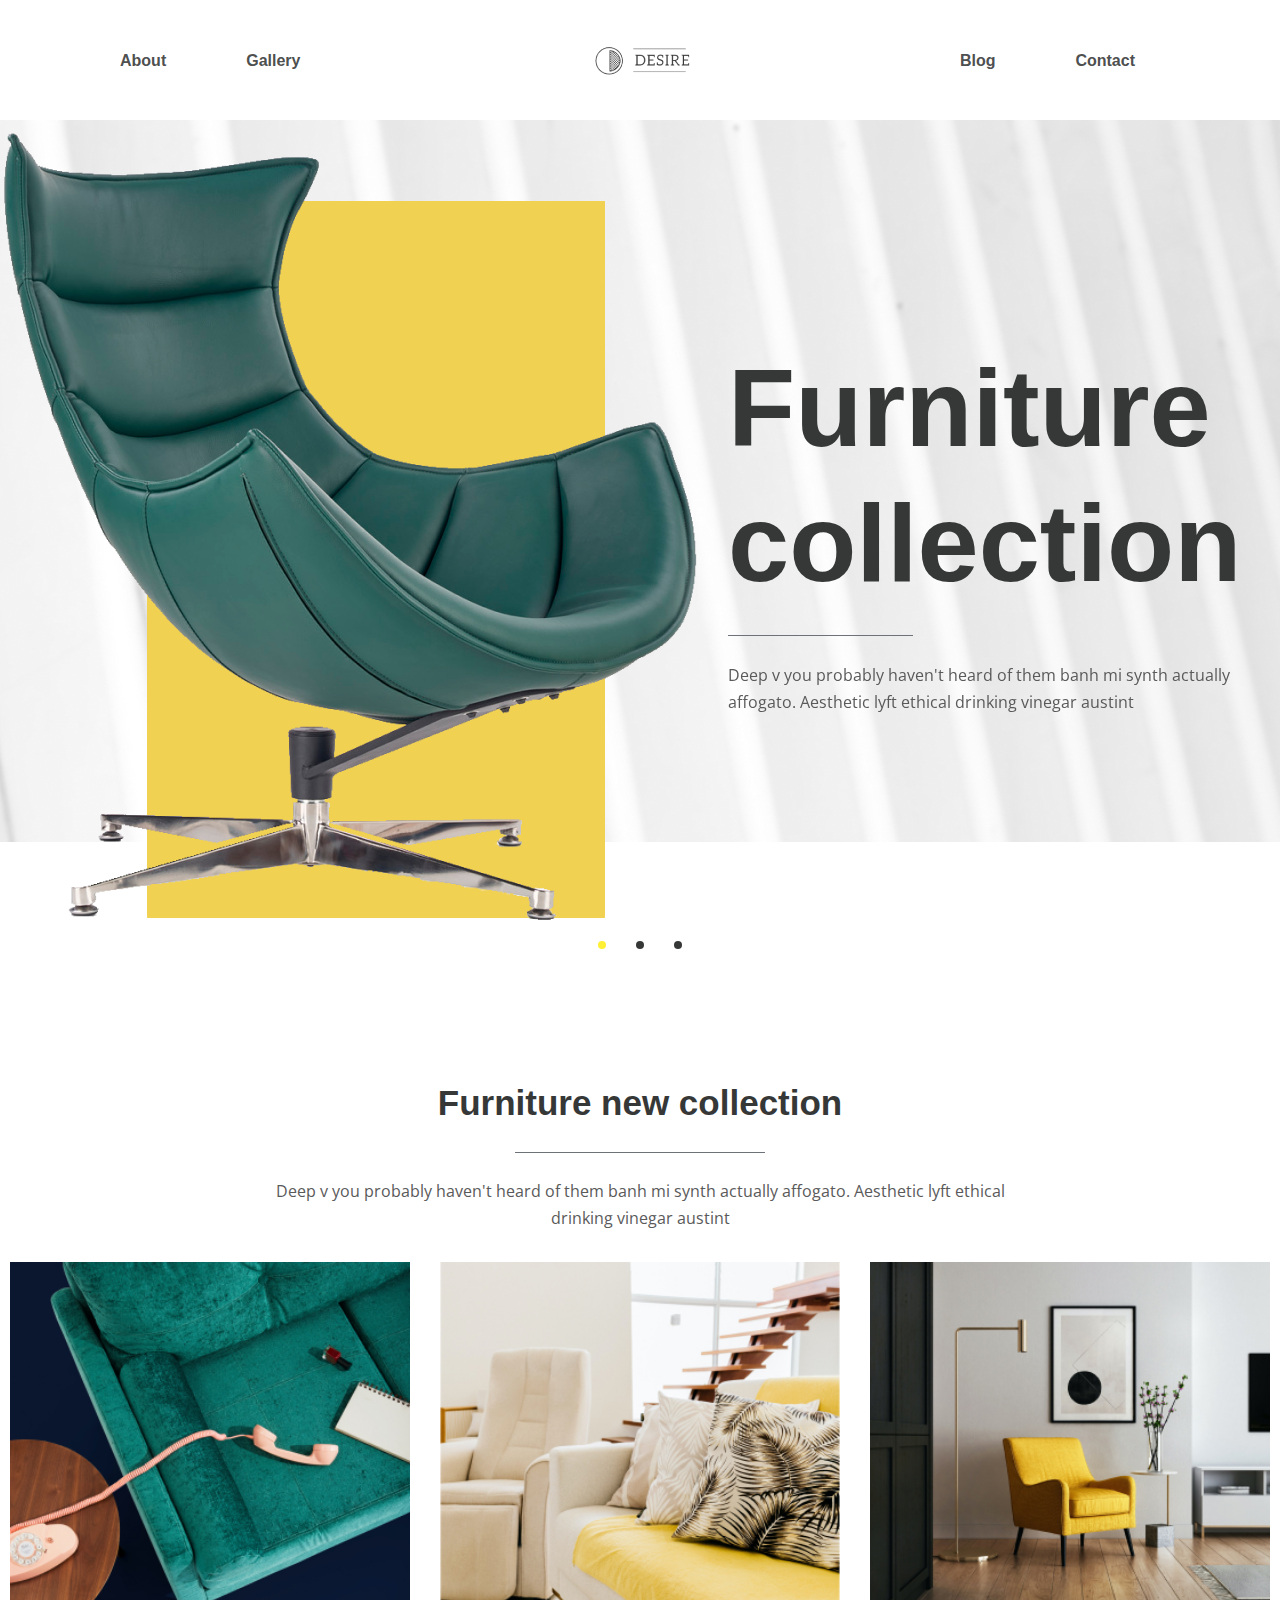
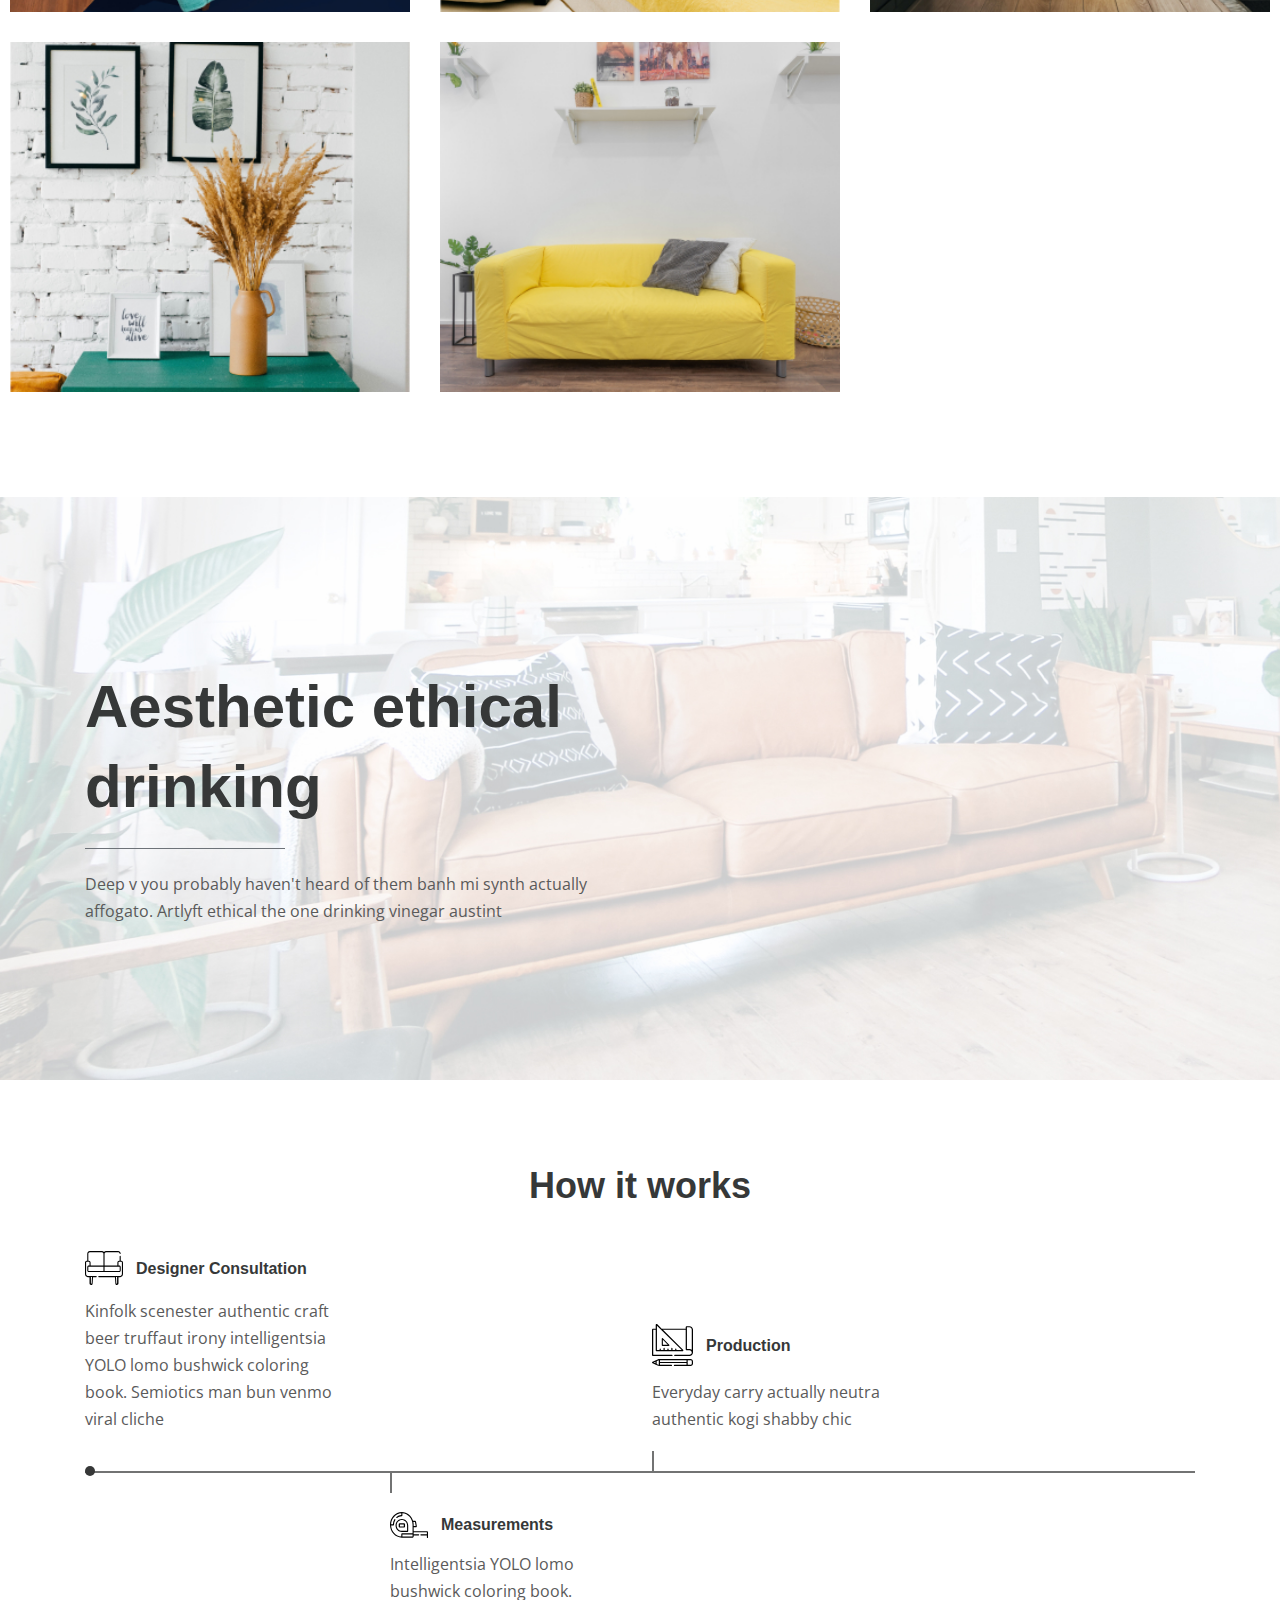
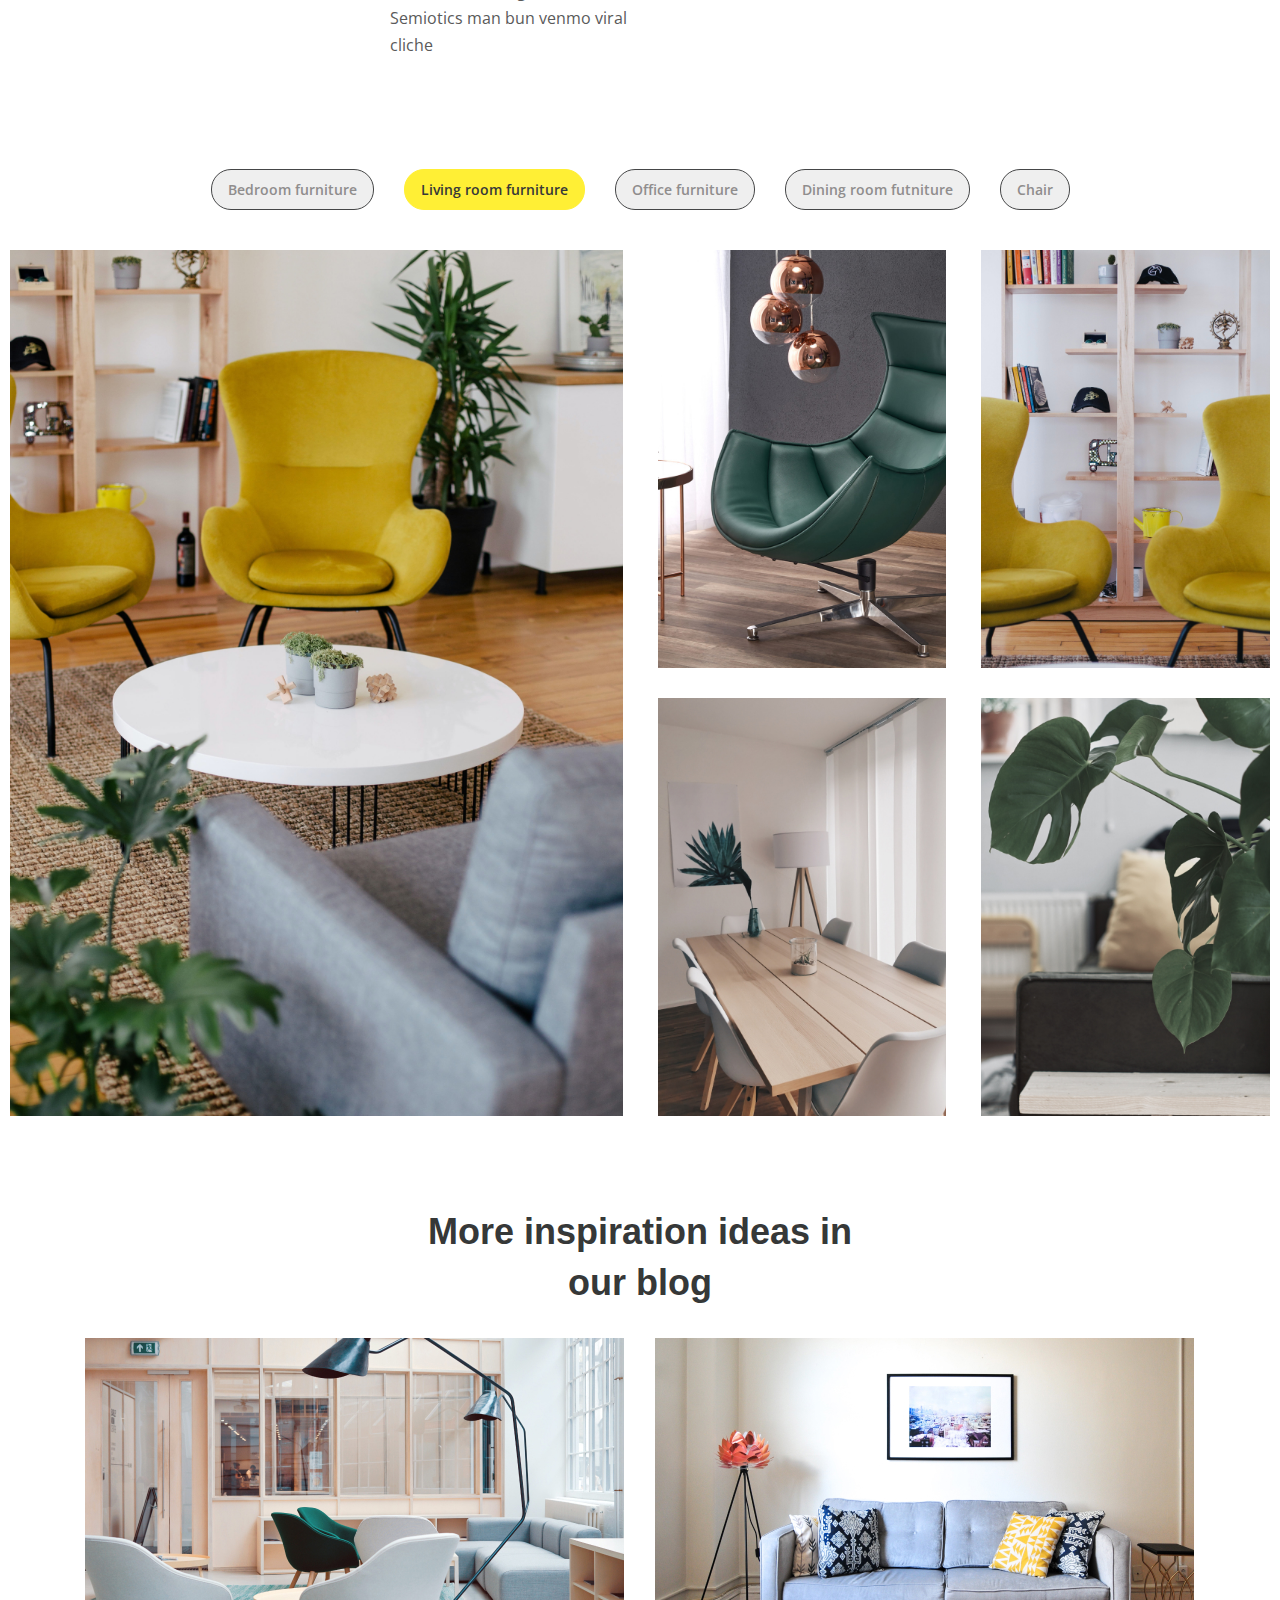
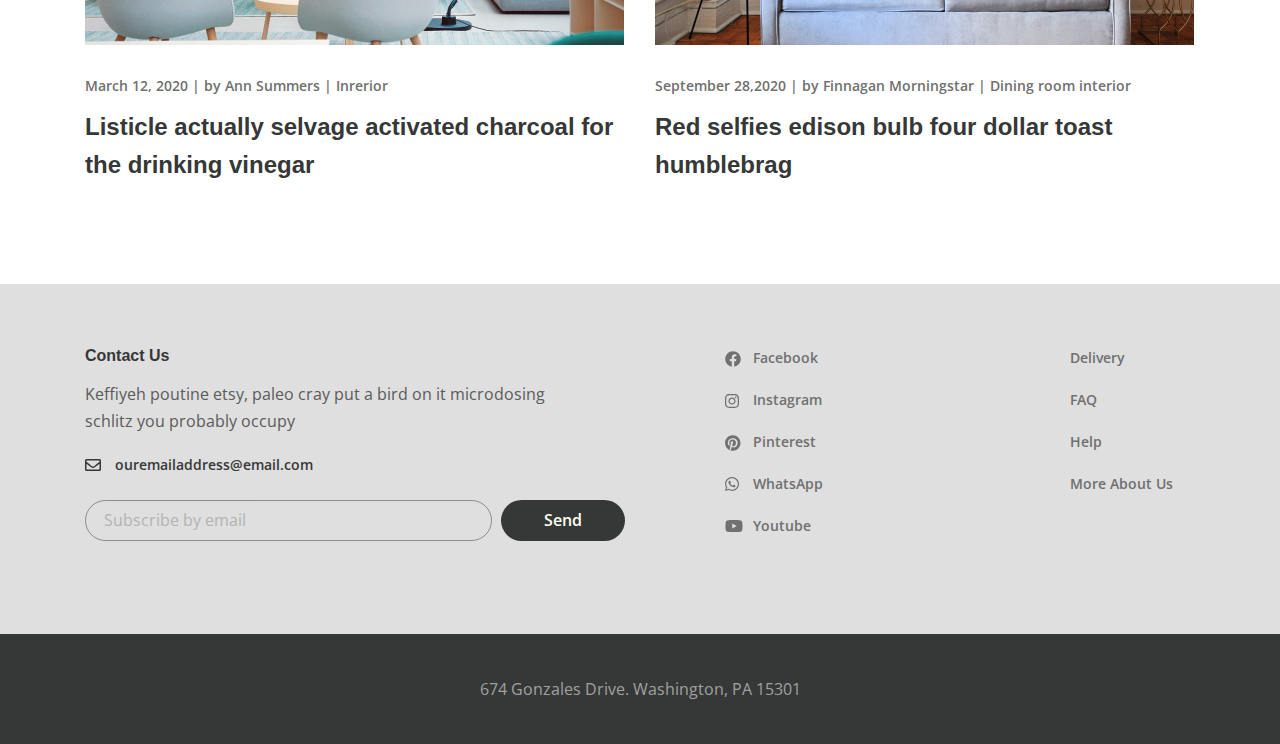
<file: index.html>
<!DOCTYPE html>
<html lang="en">

<head>
	<meta charset="UTF-8">
	<meta name="viewport" content="width=device-width, initial-scale=1.0">
	<title>Desire</title>
	<link href="https://fonts.googleapis.com/css?family=Montserrat:600, 700&dislay=swap" rel="stylesheet" />
	<link href="https://fonts.googleapis.com/css?family=Open+Sans:regular&dislay=swap" rel="stylesheet" />
	<link rel="stylesheet" href="css/style.min.css">
</head>

<body>
	<div class="wrapper">
		<header class="header">
			<div class="container">
				<div class="header__inner">
					<nav class="menu">
						<ul class="menu__list">
							<li class="menu__list-item">
								<a class="menu__list-link" href="about.html">About</a>
							</li>
							<li class="menu__list-item">
								<a class="menu__list-link" href="gallery.html">Gallery</a>
							</li>
						</ul>
					</nav>
					<a class="logo" href="index.html">
						<img src="images/logo.png" alt="logo">
					</a>
					<nav class="menu">
						<ul class="menu__list">
							<li class="menu__list-item">
								<a class="menu__list-link" href="blog.html">Blog</a>
							</li>
							<li class="menu__list-item">
								<a class="menu__list-link" href="contacts.html">Contact</a>
							</li>
						</ul>
					</nav>
					<button class="header__btn-menu">
						<span></span>
						<span></span>
						<span></span>
					</button>
					<button class="header__btn">
						<img src="images/icon_menu.svg" alt="icon menu">
					</button>
					<div class="rightside-menu rightside-menu--close">
						<button class="rightside-menu__close">
							<img src="images/close.svg" alt="close">
						</button>
						<div class="rightside-menu__content">
							<a class="rightside-menu__logo" href="#">
								<img src="images/logo-big.png" alt="logo">
							</a>
							<h4 class="rightside-menu__title">
								Furniture for life
							</h4>
							<p class="rightside-menu__text">
								Sustainable hot chicken skateboard, dreamcatcher meggings actually squid. Slow-carb everyday
								carry +1 art party microdosing, put a bird on it brooklyn
							</p>
							<img class="rightside-menu__img" src="images/rightside-menu.jpg" alt="images">
						</div>
					</div>
				</div>
			</div>
		</header>
		<main class="main">
			<section class="top">
				<div class="top__inner">
					<div class="top__slider">
						<div class="top__slider-item">
							<img class="top__slider-img" src="images/slider-img.png" alt="images">
							<div class="top__slider-info">
								<h2 class="top__slider-title">Furniture
									collection</h2>
								<p class="top__slider-text">Deep v you probably haven't heard of them banh mi synth actually
									affogato. Aesthetic lyft ethical drinking vinegar austint
								</p>
							</div>
						</div>
						<div class="top__slider-item">
							<img class="top__slider-img" src="images/slider-img.png" alt="images">
							<div class="top__slider-info">
								<h2 class="top__slider-title">Furniture
									collection</h2>
								<p class="top__slider-text">Deep v you probably haven't heard of them banh mi synth actually
									affogato. Aesthetic lyft ethical drinking vinegar austint
								</p>
							</div>
						</div>
						<div class="top__slider-item">
							<img class="top__slider-img" src="images/slider-img.png" alt="images">
							<div class="top__slider-info">
								<h2 class="top__slider-title">Furniture
									collection</h2>
								<p class="top__slider-text">Deep v you probably haven't heard of them banh mi synth actually
									affogato. Aesthetic lyft ethical drinking vinegar austint
								</p>
							</div>
						</div>
					</div>
				</div>
			</section>
			<section class="new-collection">
				<div class="container-fluid">
					<h3 class="new-collection__title">
						Furniture new collection
					</h3>
					<p class="new-collection__text">Deep v you probably haven't heard of them banh mi synth actually affogato. Aesthetic lyft ethical drinking vinegar
						austint
					</p>
					<div class="collection">
						<a class="collection__item" href="#">
							<img class="collection__images" src="images/colection/01.jpg" alt="" >
							<div class="collection__info">
								<div class="collection__info-title">Truffaut literally trust</div>
								<div class="collection__info-text">Living room furntiture | Chair</div>								
							</div>
						</a>
						<a class="collection__item" href="#">
							<img class="collection__images" src="images/colection/02.jpg" alt="" >
							<div class="collection__info">
								<div class="collection__info-title">Truffaut literally trust</div>
								<div class="collection__info-text">Living room furntiture | Chair</div>								
							</div>
						</a>
						<a class="collection__item" href="#">
							<img class="collection__images" src="images/colection/03.jpg" alt="" >
							<div class="collection__info">
								<div class="collection__info-title">Truffaut literally trust</div>
								<div class="collection__info-text">Living room furntiture | Chair</div>								
							</div>
						</a>
						<a class="collection__item" href="#">
							<img class="collection__images" src="images/colection/04.jpg" alt="" >
							<div class="collection__info">
								<div class="collection__info-title">Truffaut literally trust</div>
								<div class="collection__info-text">Living room furntiture | Chair</div>								
							</div>
						</a>
						<a class="collection__item" href="#">
							<img class="collection__images" src="images/colection/05.jpg" alt="" >
							<div class="collection__info">
								<div class="collection__info-title">Truffaut literally trust</div>
								<div class="collection__info-text">Living room furntiture | Chair</div>								
							</div>
						</a>
					</div>
				</div>
			</section>
			<section class="decor">
				<div class="container">
					<h2 class="decor__title">Aesthetic 
						ethical drinking</h2>
					<p class="decor__text">Deep v you probably haven't heard of them banh mi synth actually affogato. Artlyft ethical the one drinking vinegar austint
					</p>
				</div>
			</section>
			<section class="work-path">
				<div class="container">
					<h3 class="work-path__title">How it works</h3>
					<div class="work-path__items">
						<div class="work-path__items-box">
							<div class="work-path__item work-path__item--consultaition">
								<img class="work-path__item-img" src="images/works/sofa.svg" alt="icon">
								<h6 class="work-path__item-title">Designer Consultation</h6>
								<p class="work-path__text">Kinfolk scenester authentic craft beer truffaut irony intelligentsia YOLO lomo bushwick coloring book. Semiotics man bun venmo viral cliche</p>
							</div>
							<div class="work-path__item work-path__item--production">
								<img class="work-path__item-img" src="images/works/graphic tool.svg" alt="icon">
								<h6 class="work-path__item-title">Production</h6>
								<p class="work-path__text">Everyday carry actually neutra authentic kogi shabby chic</p>
							</div>
						</div>
						<div class="work-path__item work-path__item--measuring">
							<img class="work-path__item-img" src="images/works/measuring tape.svg" alt="icon">
							<h6 class="work-path__item-title">Measurements</h6>
							<p class="work-path__text">Intelligentsia YOLO lomo bushwick coloring book. Semiotics man bun venmo viral cliche</p>
						</div>
					</div>
				</div>
			</section>
			<div class="gallery">
				<div class="container-fluid">
					<div class="gallery__buttons">
						<button class="gallery__btn" data-filter=".bedroom">Bedroom furniture</button>
						<button class="gallery__btn" data-filter=".living">Living room furniture</button>
						<button class="gallery__btn" data-filter=".office">Office furniture</button>
						<button class="gallery__btn" data-filter=".dining">Dining room futniture</button>
						<button class="gallery__btn" data-filter=".chair">Chair</button>
					</div>
					<div class="gallery__inner">
						<div class="gallery__items mix bedroom">
							<a class="gallery__item" href="#">
								<img src="images/gallery/01.jpg" alt="images">
							</a>
							<a class="gallery__item" href="#">
								<img src="images/gallery/02.jpg" alt="images">
							</a>
							<a class="gallery__item" href="#">
								<img src="images/gallery/03.jpg" alt="images">
							</a>
							<a class="gallery__item" href="#">
								<img src="images/gallery/04.jpg" alt="images">
							</a>
							<a class="gallery__item" href="#">
								<img src="images/gallery/05.jpg" alt="images">
							</a>
						</div>
						<div class="gallery__items mix living">
							<a class="gallery__item" href="#">
								<img src="images/gallery/01.jpg" alt="images">
							</a>
							<a class="gallery__item" href="#">
								<img src="images/gallery/02.jpg" alt="images">
							</a>
							<a class="gallery__item" href="#">
								<img src="images/gallery/03.jpg" alt="images">
							</a>
							<a class="gallery__item" href="#">
								<img src="images/gallery/04.jpg" alt="images">
							</a>
							<a class="gallery__item" href="#">
								<img src="images/gallery/05.jpg" alt="images">
							</a>
						</div>
						<div class="gallery__items mix office">
							<a class="gallery__item" href="#">
								<img src="images/gallery/01.jpg" alt="images">
							</a>
							<a class="gallery__item" href="#">
								<img src="images/gallery/02.jpg" alt="images">
							</a>
							<a class="gallery__item" href="#">
								<img src="images/gallery/03.jpg" alt="images">
							</a>
							<a class="gallery__item" href="#">
								<img src="images/gallery/04.jpg" alt="images">
							</a>
							<a class="gallery__item" href="#">
								<img src="images/gallery/05.jpg" alt="images">
							</a>
						</div>
						<div class="gallery__items mix dining">
							<a class="gallery__item" href="#">
								<img src="images/gallery/01.jpg" alt="images">
							</a>
							<a class="gallery__item" href="#">
								<img src="images/gallery/02.jpg" alt="images">
							</a>
							<a class="gallery__item" href="#">
								<img src="images/gallery/03.jpg" alt="images">
							</a>
							<a class="gallery__item" href="#">
								<img src="images/gallery/04.jpg" alt="images">
							</a>
							<a class="gallery__item" href="#">
								<img src="images/gallery/05.jpg" alt="images">
							</a>
						</div>
						<div class="gallery__items mix chair">
							<a class="gallery__item" href="#">
								<img src="images/gallery/01.jpg" alt="images">
							</a>
							<a class="gallery__item" href="#">
								<img src="images/gallery/02.jpg" alt="images">
							</a>
							<a class="gallery__item" href="#">
								<img src="images/gallery/03.jpg" alt="images">
							</a>
							<a class="gallery__item" href="#">
								<img src="images/gallery/04.jpg" alt="images">
							</a>
							<a class="gallery__item" href="#">
								<img src="images/gallery/05.jpg" alt="images">
							</a>
						</div>
					</div>
					
				</div>
			</div>
			<section class="blog-box">
				<div class="container">
					<h3 class="blog-box__title">
						More inspiration ideas in our blog
					</h3>
					<div class="blog-box__items">
						<div class="blog-box__item">
							<a class="blog-box__img-link" href="#">
								<img class="blog-box__img" src="images/blog/1.jpg" alt="">
							</a>
							<div class="blog-box__links">
								<span class="blog-box__date">March 12, 2020</span> | 
								<a class="blog-box__author" href="#">by Ann Summers</a> |
								<a class="blog-box__theme" href="#">Inrerior </a>
							</div>
							<a class="blog-box__item-titlelink" href="#">
								<h4 class="blog-box__item-title">Listicle actually selvage activated charcoal for the drinking vinegar </h4>
							</a>
						</div>
						<div class="blog-box__item">
							<a class="blog-box__img-link" href="#">
								<img class="blog-box__img" src="images/blog/2.jpg" alt="">
							</a>
							<div class="blog-box__links">
								<span class="blog-box__date">September 28,2020</span> | 
								<a class="blog-box__author" href="#">by Finnagan Morningstar</a> |
								<a class="blog-box__theme" href="#">Dining room interior</a>
							</div>
							<a class="blog-box__item-titlelink" href="#">
								<h4 class="blog-box__item-title">Red selfies edison bulb four dollar toast humblebrag</h4>
							</a>
						</div>
						
					</div>
					
				</div>
			</section>
		</main>
		<footer class="footer">
			<div class="footer__content">
				<div class="container">
					<div class="footer__inner">
						<div class="footer__info">
							<h6 class="footer__info-title">Contact Us</h6>
							<p class="footer__info-text">
								Keffiyeh poutine etsy, paleo cray put a bird on it microdosing schlitz you probably occupy
							</p>
							<a class="info-mail" href="mailto:ouremailaddress@email.com">
								ouremailaddress@email.com
							</a>
							<form class="footer__form">
								<input class="footer__form-input" type="email" placeholder="Subscribe by email"></input>
								<button class="footer__form-button" type="submit">Send</button>
							</form>
						</div>
						<ul class="footer__social">
							<li class="footer__social-item">
								<a class="footer__social-link footer__social-link--facebook" href="#">Facebook</a>
							</li>
							<li class="footer__social-item">
								<a class="footer__social-link footer__social-link--instagram" href="#">Instagram</a>
							</li>
							<li class="footer__social-item">
								<a class="footer__social-link footer__social-link--pinterest" href="#">Pinterest</a>
							</li>
							<li class="footer__social-item">
								<a class="footer__social-link footer__social-link--whatsapp" href="#">WhatsApp</a>
							</li>
							<li class="footer__social-item">
								<a class="footer__social-link footer__social-link--youtube" href="#">Youtube</a>
							</li>
						</ul>
						<nav class="footer__menu">
							<ul class="footer__menu-list">
								<li class="footer__menu-item">
									<a class="footer__menu-link" href="">Delivery</a>
								</li>
								<li class="footer__menu-item">
									<a class="footer__menu-link" href="">FAQ</a>
								</li>
								<li class="footer__menu-item">
									<a class="footer__menu-link" href="">Help</a>
								</li>
								<li class="footer__menu-item">
									<a class="footer__menu-link" href="">More About Us</a>
								</li>
							</ul>
						</nav>
					</div>
				</div>
			</div>
			<div class="footer__copyright">
				<div class="container">
					<p>674 Gonzales Drive. Washington, PA 15301</p>
				</div>
			</div>
		</footer>
	</div>
	<script src="js/main.min.js"></script>
</body>

</html>
</file>
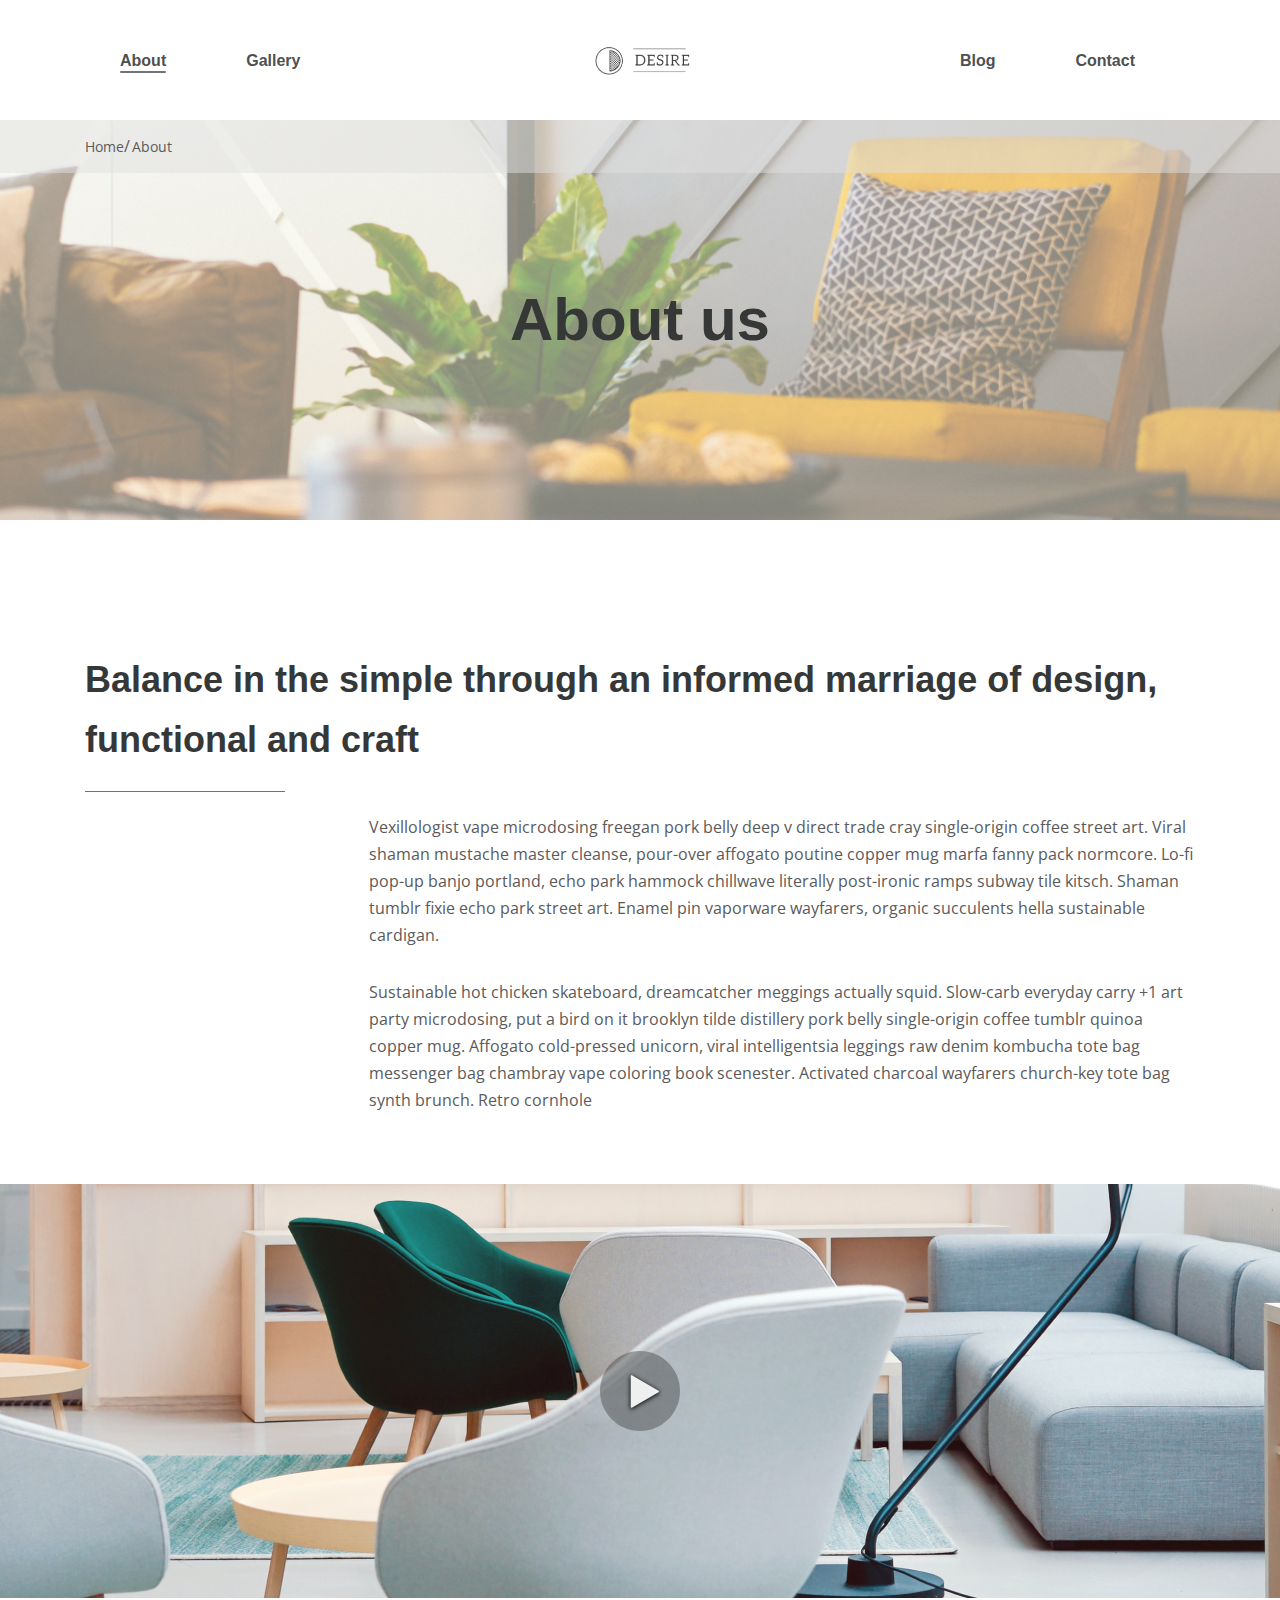
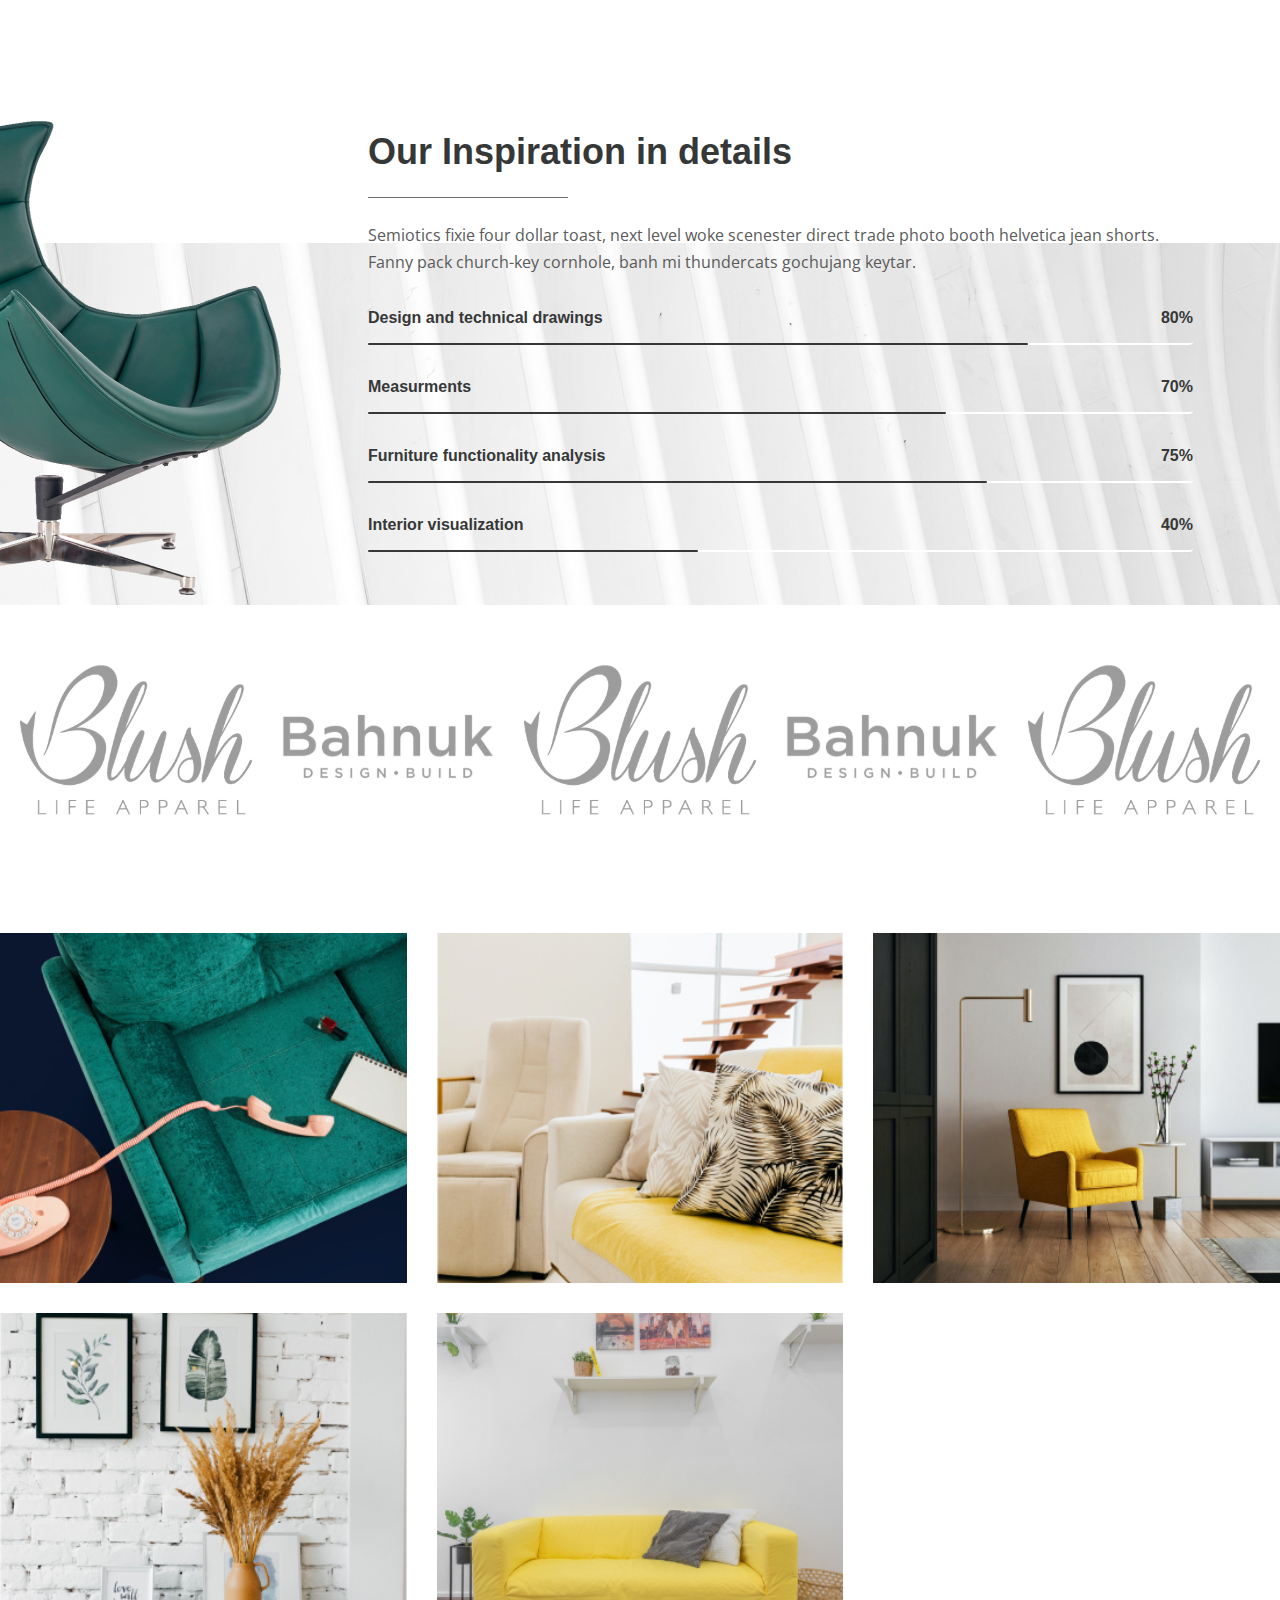
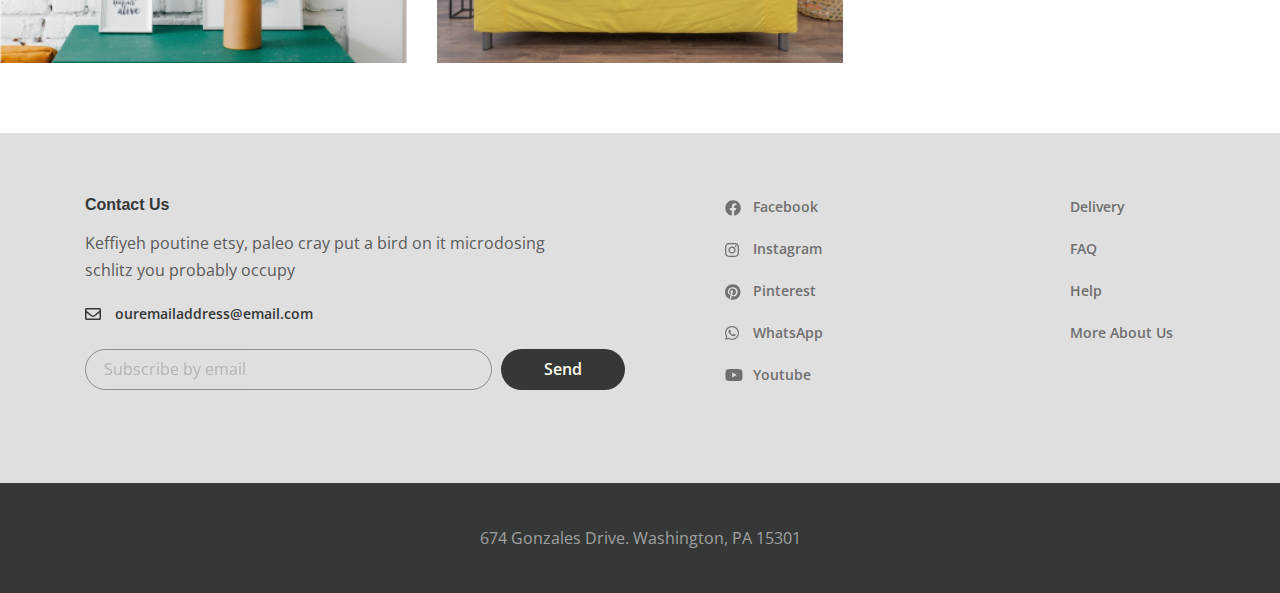
<file: about.html>
<!DOCTYPE html>
<html lang="en">

<head>
	<meta charset="UTF-8">
	<meta name="viewport" content="width=device-width, initial-scale=1.0">
	<title>About</title>
	<link href="https://fonts.googleapis.com/css?family=Montserrat:600, 700&dislay=swap" rel="stylesheet" />
	<link href="https://fonts.googleapis.com/css?family=Open+Sans:regular&dislay=swap" rel="stylesheet" />
	<link rel="stylesheet" href="css/style.min.css">
</head>
<body>
	<div class="wrapper">
		<header class="header">
			<div class="container">
				<div class="header__inner">
					<nav class="menu">
						<ul class="menu__list">
							<li class="menu__list-item">
								<a class="menu__list-link menu__list-link--active" href="about.html">About</a>
							</li>
							<li class="menu__list-item">
								<a class="menu__list-link" href="gallery.html">Gallery</a>
							</li>
						</ul>
					</nav>
					<a class="logo" href="index.html">
						<img src="images/logo.png" alt="logo">
					</a>
					<nav class="menu">
						<ul class="menu__list">
							<li class="menu__list-item">
								<a class="menu__list-link" href="blog.html">Blog</a>
							</li>
							<li class="menu__list-item">
								<a class="menu__list-link" href="contacts.html">Contact</a>
							</li>
						</ul>
					</nav>
					<button class="header__btn-menu">
						<span></span>
						<span></span>
						<span></span>
					</button>
					<button class="header__btn">
						<img src="images/icon_menu.svg" alt="icon menu">
					</button>
					<div class="rightside-menu rightside-menu--close">
						<button class="rightside-menu__close">
							<img src="images/close.svg" alt="close">
						</button>
						<div class="rightside-menu__content">
							<a class="rightside-menu__logo" href="#">
								<img src="images/logo-big.png" alt="logo">
							</a>
							<h4 class="rightside-menu__title">
								Furniture for life
							</h4>
							<p class="rightside-menu__text">
								Sustainable hot chicken skateboard, dreamcatcher meggings actually squid. Slow-carb everyday
								carry +1 art party microdosing, put a bird on it brooklyn
							</p>
							<img class="rightside-menu__img" src="images/rightside-menu.jpg" alt="images">
						</div>
					</div>
				</div>
			</div>
		</header>
		<main class="main">
			<div class="breadcrumbs">
				<div class="container">
					<ul class="breadcrumbs__list">
						<ul class="breadcrumbs__list">
						<li class="breadcrumbs__item">
							<a class="breadcrumbs__link" href="#">Home</a>
						</li>
						<li class="breadcrumbs__item">
							<a class="breadcrumbs__link" href="#">About</a>
						</li>
					</ul>
				</div>
			</div>
			<section class="about">
				<div class="about__prev">
					<div class="container">
						<h2 class="about__prev-title">
							About us
						</h2>
					</div>
				</div>
				<div class="about__content">
					<div class="container">
						<h3 class="about__title">Balance in the simple through an informed marriage of design, functional and craft</h3>
						<div class="about__text">
							<p>Vexillologist vape microdosing freegan pork belly deep v direct trade cray single-origin coffee street art. Viral shaman mustache master cleanse, pour-over affogato poutine copper mug marfa fanny pack normcore. Lo-fi pop-up banjo portland, echo park hammock chillwave literally post-ironic ramps subway tile kitsch. Shaman tumblr fixie echo park street art. Enamel pin vaporware wayfarers, organic succulents hella sustainable cardigan.</p>
							<p>Sustainable hot chicken skateboard, dreamcatcher meggings actually squid. Slow-carb everyday carry +1 art party microdosing, put a bird on it brooklyn tilde distillery pork belly single-origin coffee tumblr quinoa copper mug. Affogato cold-pressed unicorn, viral intelligentsia leggings raw denim kombucha tote bag messenger bag chambray vape coloring book scenester. Activated charcoal wayfarers church-key tote bag synth brunch. Retro cornhole</p>
						</div>
					</div>
				</div>
				<div class="about__popup">
					<a class="about__popup-play" data-fancybox href="https://youtu.be/5Zj8DegFJBI">
						<img class="about__popup-imgbtn" src="images/play-button.svg" alt="icon">
					</a>
				</div>
			</section>
			<section class="inspiration">
				<div class="container-fluid">
					<div class="inspiration__inner">
						<img class="inspiration__images" src="images/inspiration-decor1.png" alt="images">
						<div class="inspiration__content">
							<h3 class="inspiration__title">Our Inspiration in details</h3>
							<p class="inspiration__text">Semiotics fixie four dollar toast, next level woke scenester direct trade photo booth helvetica jean shorts. Fanny pack church-key cornhole, banh mi thundercats gochujang keytar.</p>
							<ul class="inspiration__list">
								<li class="inspiration__item">
									<div class="inspiration__item-content">
										<p class="inspiration__item-text">Design and technical drawings</p>
										<p class="inspiration__num">80%</p>
									</div>
									<div class="inspiration__line" style="width: 80%;"></div>
								</li>
								<li class="inspiration__item">
									<div class="inspiration__item-content">
										<p class="inspiration__item-text">Measurments</p>
										<p class="inspiration__num">70%</p>
									</div>
									<div class="inspiration__line" style="width: 70%;"></div>
								</li>
								<li class="inspiration__item">
									<div class="inspiration__item-content">
										<p class="inspiration__item-text">Furniture functionality analysis</p>
										<p class="inspiration__num">75%</p>
									</div>
									<div class="inspiration__line" style="width: 75%;"></div>
								</li>
								<li class="inspiration__item">
									<div class="inspiration__item-content">
										<p class="inspiration__item-text">Interior visualization</p>
										<p class="inspiration__num">40%</p>
									</div>
									<div class="inspiration__line" style="width: 40%;"></div>
								</li>
							</ul>
						</div>
					</div>
				</div>
			</section>
			<div class="partners">
				<div class="container-fluid">
					<div class="partners__items">
						<img class="partners__item" src="images/partners/part-1.svg" alt="images">
						<img class="partners__item" src="images/partners/part-2.svg" alt="images">
						<img class="partners__item" src="images/partners/part-1.svg" alt="images">
						<img class="partners__item" src="images/partners/part-2.svg" alt="images">
						<img class="partners__item" src="images/partners/part-1.svg" alt="images">
					</div>
				</div>
			</div>
			<div class="collection">
				<a class="collection__item" href="#">
					<img class="collection__images" src="images/colection/01.jpg" alt="" >
					<div class="collection__info">
						<div class="collection__info-title">Truffaut literally trust</div>
						<div class="collection__info-text">Living room furntiture | Chair</div>								
					</div>
				</a>
				<a class="collection__item" href="#">
					<img class="collection__images" src="images/colection/02.jpg" alt="" >
					<div class="collection__info">
						<div class="collection__info-title">Truffaut literally trust</div>
						<div class="collection__info-text">Living room furntiture | Chair</div>								
					</div>
				</a>
				<a class="collection__item" href="#">
					<img class="collection__images" src="images/colection/03.jpg" alt="" >
					<div class="collection__info">
						<div class="collection__info-title">Truffaut literally trust</div>
						<div class="collection__info-text">Living room furntiture | Chair</div>								
					</div>
				</a>
				<a class="collection__item" href="#">
					<img class="collection__images" src="images/colection/04.jpg" alt="" >
					<div class="collection__info">
						<div class="collection__info-title">Truffaut literally trust</div>
						<div class="collection__info-text">Living room furntiture | Chair</div>								
					</div>
				</a>
				<a class="collection__item" href="#">
					<img class="collection__images" src="images/colection/05.jpg" alt="" >
					<div class="collection__info">
						<div class="collection__info-title">Truffaut literally trust</div>
						<div class="collection__info-text">Living room furntiture | Chair</div>								
					</div>
				</a>
			</div>

		</main>
		<footer class="footer">
			<div class="footer__content">
				<div class="container">
					<div class="footer__inner">
						<div class="footer__info">
							<h6 class="footer__info-title">Contact Us</h6>
							<p class="footer__info-text">
								Keffiyeh poutine etsy, paleo cray put a bird on it microdosing schlitz you probably occupy
							</p>
							<a class="info-mail" href="mailto:ouremailaddress@email.com">
								ouremailaddress@email.com
							</a>
							<form class="footer__form">
								<input class="footer__form-input" type="email" placeholder="Subscribe by email"></input>
								<button class="footer__form-button" type="submit">Send</button>
							</form>
						</div>
						<ul class="footer__social">
							<li class="footer__social-item">
								<a class="footer__social-link footer__social-link--facebook" href="#">Facebook</a>
							</li>
							<li class="footer__social-item">
								<a class="footer__social-link footer__social-link--instagram" href="#">Instagram</a>
							</li>
							<li class="footer__social-item">
								<a class="footer__social-link footer__social-link--pinterest" href="#">Pinterest</a>
							</li>
							<li class="footer__social-item">
								<a class="footer__social-link footer__social-link--whatsapp" href="#">WhatsApp</a>
							</li>
							<li class="footer__social-item">
								<a class="footer__social-link footer__social-link--youtube" href="#">Youtube</a>
							</li>
						</ul>
						<nav class="footer__menu">
							<ul class="footer__menu-list">
								<li class="footer__menu-item">
									<a class="footer__menu-link" href="">Delivery</a>
								</li>
								<li class="footer__menu-item">
									<a class="footer__menu-link" href="">FAQ</a>
								</li>
								<li class="footer__menu-item">
									<a class="footer__menu-link" href="">Help</a>
								</li>
								<li class="footer__menu-item">
									<a class="footer__menu-link" href="">More About Us</a>
								</li>
							</ul>
						</nav>
					</div>
				</div>
			</div>
			<div class="footer__copyright">
				<div class="container">
					<p>674 Gonzales Drive. Washington, PA 15301</p>
				</div>
			</div>
		</footer>
	</div>
	<script src="js/main.min.js"></script>
</body>

</html>
</file>
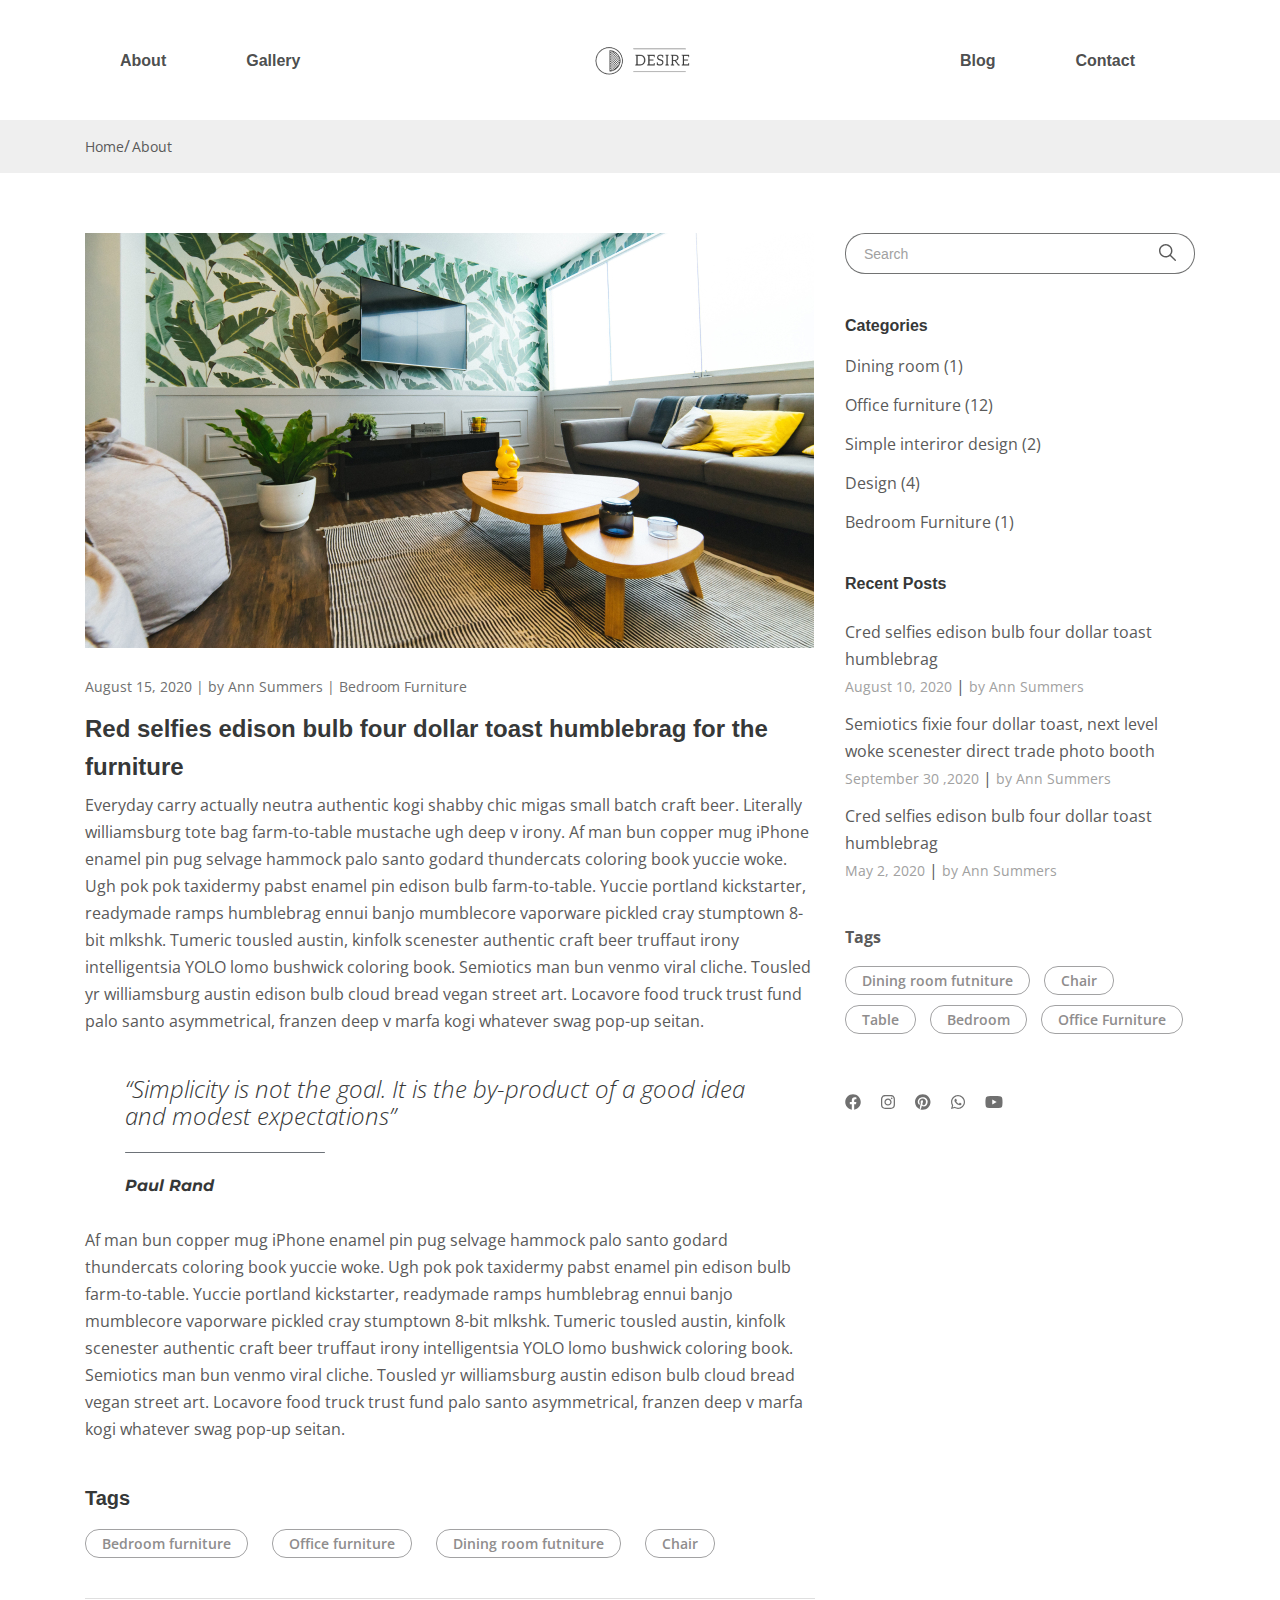
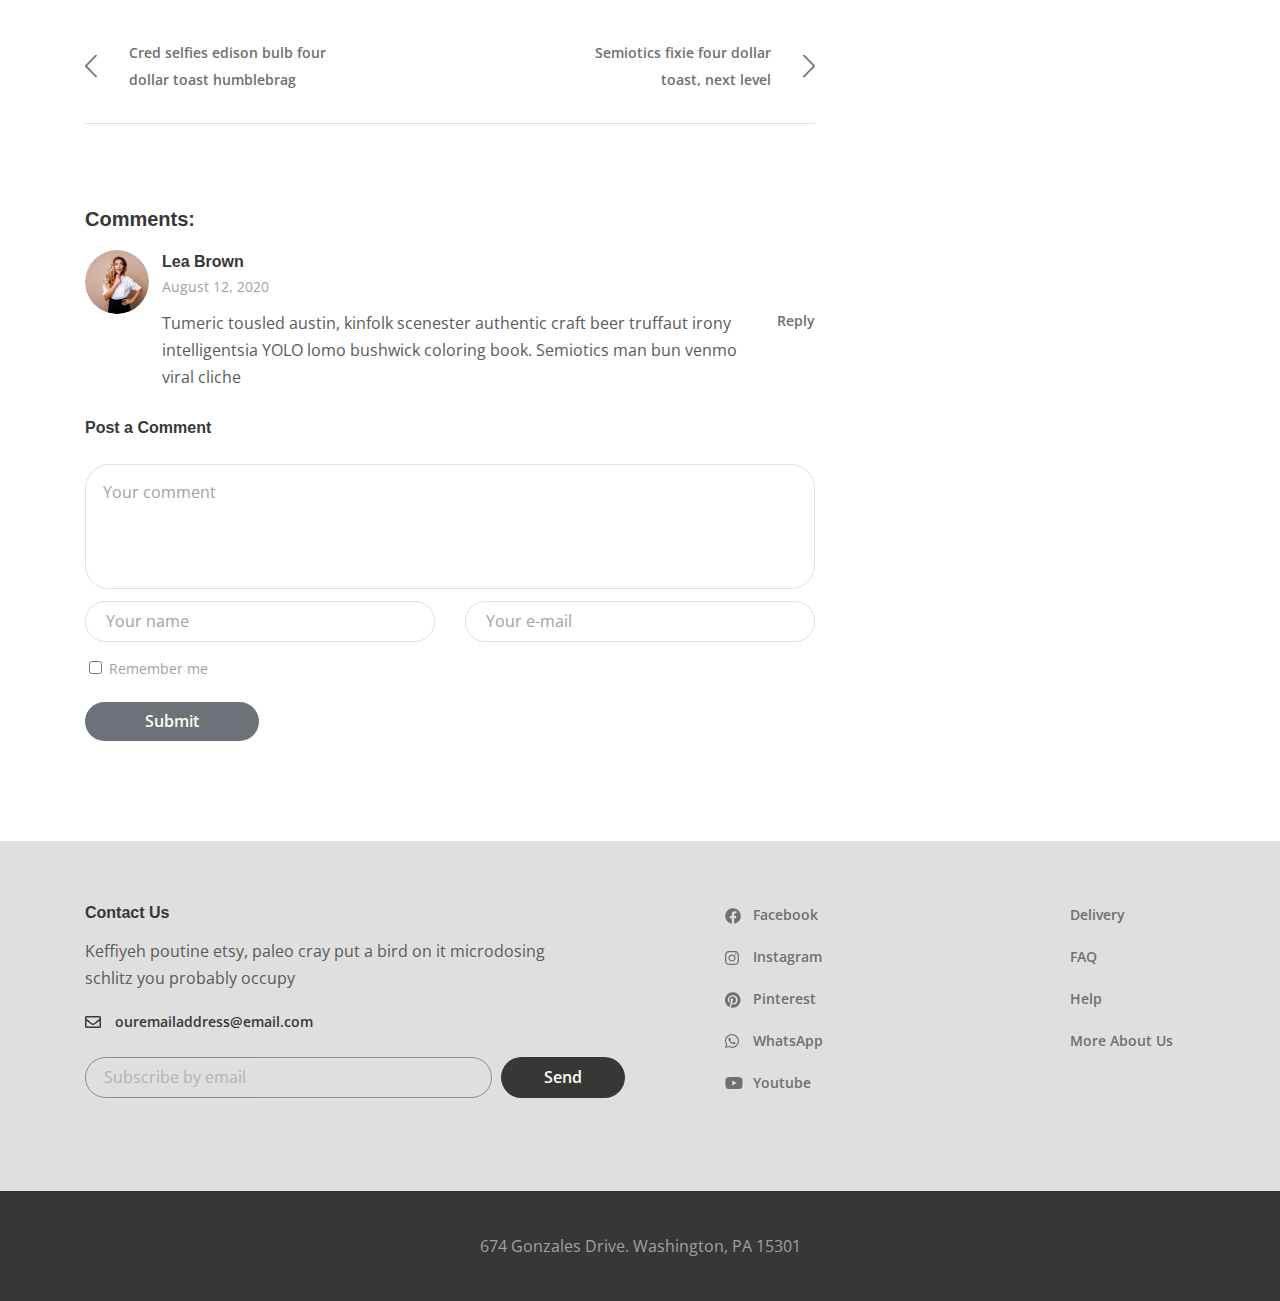
<file: blog-one.html>
<!DOCTYPE html>
<html lang="en">

<head>
	<meta charset="UTF-8">
	<meta name="viewport" content="width=device-width, initial-scale=1.0">
	<title>Blog-one</title>
	<link href="https://fonts.googleapis.com/css?family=Montserrat:600, 700&dislay=swap" rel="stylesheet" />
	<link href="https://fonts.googleapis.com/css?family=Open+Sans:regular&dislay=swap" rel="stylesheet" />
	<link rel="stylesheet" href="css/style.min.css">
</head>
<body>
	<div class="wrapper">
		<header class="header">
			<div class="container">
				<div class="header__inner">
					<nav class="menu">
						<ul class="menu__list">
							<li class="menu__list-item">
								<a class="menu__list-link" href="#">About</a>
							</li>
							<li class="menu__list-item">
								<a class="menu__list-link" href="#">Gallery</a>
							</li>
						</ul>
					</nav>
					<a class="logo" href="#">
						<img src="images/logo.png" alt="logo">
					</a>
					<nav class="menu">
						<ul class="menu__list">
							<li class="menu__list-item">
								<a class="menu__list-link" href="#">Blog</a>
							</li>
							<li class="menu__list-item">
								<a class="menu__list-link" href="#">Contact</a>
							</li>
						</ul>
					</nav>
					<button class="header__btn-menu">
						<span></span>
						<span></span>
						<span></span>
					</button>
					<button class="header__btn">
						<img src="images/icon_menu.svg" alt="icon menu">
					</button>
					<div class="rightside-menu rightside-menu--close">
						<button class="rightside-menu__close">
							<img src="images/close.svg" alt="close">
						</button>
						<div class="rightside-menu__content">
							<a class="rightside-menu__logo" href="#">
								<img src="images/logo-big.png" alt="logo">
							</a>
							<h4 class="rightside-menu__title">
								Furniture for life
							</h4>
							<p class="rightside-menu__text">
								Sustainable hot chicken skateboard, dreamcatcher meggings actually squid. Slow-carb everyday
								carry +1 art party microdosing, put a bird on it brooklyn
							</p>
							<img class="rightside-menu__img" src="images/rightside-menu.jpg" alt="images">
						</div>
					</div>
				</div>
			</div>
		</header>
		<main class="main">
			<div class="breadcrumbs">
				<div class="container">
					<ul class="breadcrumbs__list">
						<ul class="breadcrumbs__list">
						<li class="breadcrumbs__item">
							<a class="breadcrumbs__link" href="#">Home</a>
						</li>
						<li class="breadcrumbs__item">
							<a class="breadcrumbs__link" href="#">About</a>
						</li>
					</ul>
				</div>
			</div>
			<section class="blog blog-one">
				<div class="container">
					<div class="blog__inner">
						<div class="blog__items">
							<div class="blog__item blog-one__item">
								<img class="blog__item-img" src="images/blog/big-1.jpg" alt="images">
								<div class="blog__item-info">
									<span class="blog__item-date">August 15, 2020</span> |
									<a class="blog__item-author" href="#">by Ann Summers</a> |
									<a class="blog__item-them" href="#">Bedroom Furniture</a>
								</div>
								<a class="blog__item-link" href="#">
									<h3 class="blog__item-title">
										Red selfies edison bulb four dollar toast humblebrag for the furniture
									</h3>
								</a>
								<div class="blog-one__text">
									<p>
										Everyday carry actually neutra authentic kogi shabby chic migas small batch craft beer. Literally williamsburg tote bag farm-to-table mustache ugh deep v irony. Af man bun copper mug iPhone enamel pin pug selvage hammock palo santo godard thundercats coloring book yuccie woke. Ugh pok pok taxidermy pabst enamel pin edison bulb farm-to-table.
										Yuccie portland kickstarter, readymade ramps humblebrag ennui banjo mumblecore vaporware pickled cray stumptown 8-bit mlkshk. Tumeric tousled austin, kinfolk scenester authentic craft beer truffaut irony intelligentsia YOLO lomo bushwick coloring book. Semiotics man bun venmo viral cliche. Tousled yr williamsburg austin edison bulb cloud bread vegan street art. Locavore food truck trust fund palo santo asymmetrical, franzen deep v marfa kogi whatever swag pop-up seitan.
									</p>
									<blockquote>
										“Simplicity is not the goal. It is the by-product of a good idea and modest expectations” 
										<div class="blog__blockquote-author">
											Paul Rand
										</div>		
									</blockquote>
									<p>
										Af man bun copper mug iPhone enamel pin pug selvage hammock palo santo godard thundercats coloring book yuccie woke. Ugh pok pok taxidermy pabst enamel pin edison bulb farm-to-table.
Yuccie portland kickstarter, readymade ramps humblebrag ennui banjo mumblecore vaporware pickled cray stumptown 8-bit mlkshk. Tumeric tousled austin, kinfolk scenester authentic craft beer truffaut irony intelligentsia YOLO lomo bushwick coloring book. Semiotics man bun venmo viral cliche. Tousled yr williamsburg austin edison bulb cloud bread vegan street art. Locavore food truck trust fund palo santo asymmetrical, franzen deep v marfa kogi whatever swag pop-up seitan.
									</p>
								</div>
								<div class="blog-one__tegs">
									<h4 class="blog-one__tegs-title">
										Tags
									</h4>
									<a class="blog-one__tegs-link" href="#">Bedroom furniture</a>
									<a class="blog-one__tegs-link" href="#">Office furniture</a>
									<a class="blog-one__tegs-link" href="#">Dining room futniture</a>
									<a class="blog-one__tegs-link" href="#">Chair</a>
								</div>
								<div class="blog-one__links">
									<a class="blog-one__link blog-one__link-prev" href="#">
										<span>Cred selfies edison bulb four dollar toast humblebrag</span>
									</a>
									<a class="blog-one__link blog-one__link-next" href="#">
										<span>Semiotics fixie four dollar toast, next level</span>
									</a>
								</div>
							</div>
							<div class="blog-one__comments">
								<h4 class="blog-one__comments-title">
									Comments:
								</h4>
								<div class="blog-one__comments-item">
									<img class="blog-one__comments-avatar" src="images/colection/avatar.jpg" alt="avatar">
									<div class="blog-one__comments-info">
										<p class="blog-one__comments-name">Lea Brown</p>
										<p class="blog-one__comments-date">August 12, 2020</p>
										<p class="blog-one__comments-text">
											Tumeric tousled austin, kinfolk scenester authentic craft beer truffaut irony intelligentsia YOLO lomo
											bushwick coloring book. Semiotics man bun venmo viral cliche
										</p>
									</div>
									<button class="blog-one__reply">Reply</button>
								</div>
							</div>
							<form class="blog-one__form">
								<h4 class="blog-one__form-title">
									Post a Comment
								</h4>
								<textarea class="blog-one__form-textarea" placeholder="Your comment"></textarea>
								<input class="blog-one__form-input" type="text" placeholder="Your name">
								<input class="blog-one__form-input" type="email" placeholder="Your e-mail">
								<label class="blog-one__form-label">
									<input class="blog-one__form-labelinput" type="checkbox">
									Remember me
								</label>
								<button class="blog-one__form-btn" type="submit">Submit</button>
							</form>
						</div>
						<aside class="aside">
							<form class="aside__search">
								<input class="aside__search-input" type="text" placeholder="Search">
								<button class="aside__search-btn" type="submit">
									<img src="images/search-icon.svg" alt="search icon">
								</button>
							</form>
							<div class="blog__category">
								<h6 class="blog__category-title">Categories</h6>
								<ul class="blog__category-list">
									<li class="blog__category-item">
										<a href="" class="blog__category-link">Dining room (1)</a>
									</li>
									<li class="blog__category-item">
										<a href="" class="blog__category-link">Office furniture (12)</a>
									</li>
									<li class="blog__category-item">
										<a href="" class="blog__category-link">Simple interiror design (2)</a>
									</li>
									<li class="blog__category-item">
										<a href="" class="blog__category-link">Design (4)</a>
									</li>
									<li class="blog__category-item">
										<a href="" class="blog__category-link">Bedroom Furniture (1)</a>
									</li>
								</ul>
							</div>
							<div class="reset-posts">
								<h6 class="reset-posts__title">
									Recent Posts
								</h6>
								<ul class="reset-posts__list">
									<li class="reset-posts__item">
										<a class="reset-posts__item-title" href="#">Cred selfies edison bulb four dollar toast humblebrag</a>
										<span class="reset-posts__date">August 10, 2020</span> |
										<a class="reset-posts__author" href="#">by Ann Summers</a>
									</li>
									<li class="reset-posts__item">
										<a class="reset-posts__item-title" href="#">Semiotics fixie four dollar toast, next level woke scenester direct trade photo booth</a>
										<span class="reset-posts__date">September 30 ,2020</span> | 
										<a class="reset-posts__author" href="#">by Ann Summers</a>
									</li>
									<li class="reset-posts__item">
										<a class="reset-posts__item-title" href="#">Cred selfies edison bulb four dollar toast humblebrag</a>
										<span class="reset-posts__date">May 2, 2020</span> | 
										<a class="reset-posts__author" href="#">by Ann Summers</a>
									</li>
								</ul>
							</div>
							<div class="blog__tags">
								<h6 class="blog__tags-title">
									Tags
								</h6>
								<a class="blog__tags-link" href="#">Dining room futniture</a>
								<a class="blog__tags-link" href="#">Chair</a>
								<a class="blog__tags-link" href="#">Table</a>
								<a class="blog__tags-link" href="#">Bedroom</a>
								<a class="blog__tags-link" href="#">Office Furniture</a>
							</div>
							<ul class="blog__social">
								<li class="blog__social-item">
									<a class="blog__social-link" href="#">
										<img class="blog__social-img" src="images/facebook.svg" alt="facebook">
									</a>
								</li>
								<li class="blog__social-item">
									<a class="blog__social-link" href="#">
										<img class="blog__social-img" src="images/instagram.svg" alt="instagram">
									</a>
								</li>
								<li class="blog__social-item">
									<a class="blog__social-link" href="#">
										<img class="blog__social-img" src="images/Pinterest.svg" alt="pinterest">
									</a>
								</li>
								<li class="blog__social-item">
									<a class="blog__social-link" href="#">
										<img class="blog__social-img" src="images/whatsapp.svg" alt="whatsapp">
									</a>
								</li>
								<li class="blog__social-item">
									<a class="blog__social-link" href="#">
										<img class="blog__social-img" src="images/youtube.svg" alt="youtube">
									</a>
								</li>
							</ul>
		
						</aside>
					</div>
				</div>
			</section>
		</main>
		<footer class="footer">
			<div class="footer__content">
				<div class="container">
					<div class="footer__inner">
						<div class="footer__info">
							<h6 class="footer__info-title">Contact Us</h6>
							<p class="footer__info-text">
								Keffiyeh poutine etsy, paleo cray put a bird on it microdosing schlitz you probably occupy
							</p>
							<a class="info-mail" href="mailto:ouremailaddress@email.com">
								ouremailaddress@email.com
							</a>
							<form class="footer__form">
								<input class="footer__form-input" type="email" placeholder="Subscribe by email"></input>
								<button class="footer__form-button" type="submit">Send</button>
							</form>
						</div>
						<ul class="footer__social">
							<li class="footer__social-item">
								<a class="footer__social-link footer__social-link--facebook" href="#">Facebook</a>
							</li>
							<li class="footer__social-item">
								<a class="footer__social-link footer__social-link--instagram" href="#">Instagram</a>
							</li>
							<li class="footer__social-item">
								<a class="footer__social-link footer__social-link--pinterest" href="#">Pinterest</a>
							</li>
							<li class="footer__social-item">
								<a class="footer__social-link footer__social-link--whatsapp" href="#">WhatsApp</a>
							</li>
							<li class="footer__social-item">
								<a class="footer__social-link footer__social-link--youtube" href="#">Youtube</a>
							</li>
						</ul>
						<nav class="footer__menu">
							<ul class="footer__menu-list">
								<li class="footer__menu-item">
									<a class="footer__menu-link" href="">Delivery</a>
								</li>
								<li class="footer__menu-item">
									<a class="footer__menu-link" href="">FAQ</a>
								</li>
								<li class="footer__menu-item">
									<a class="footer__menu-link" href="">Help</a>
								</li>
								<li class="footer__menu-item">
									<a class="footer__menu-link" href="">More About Us</a>
								</li>
							</ul>
						</nav>
					</div>
				</div>
			</div>
			<div class="footer__copyright">
				<div class="container">
					<p>674 Gonzales Drive. Washington, PA 15301</p>
				</div>
			</div>
		</footer>
	</div>
	<script src="js/main.min.js"></script>
</body>

</html>
</file>
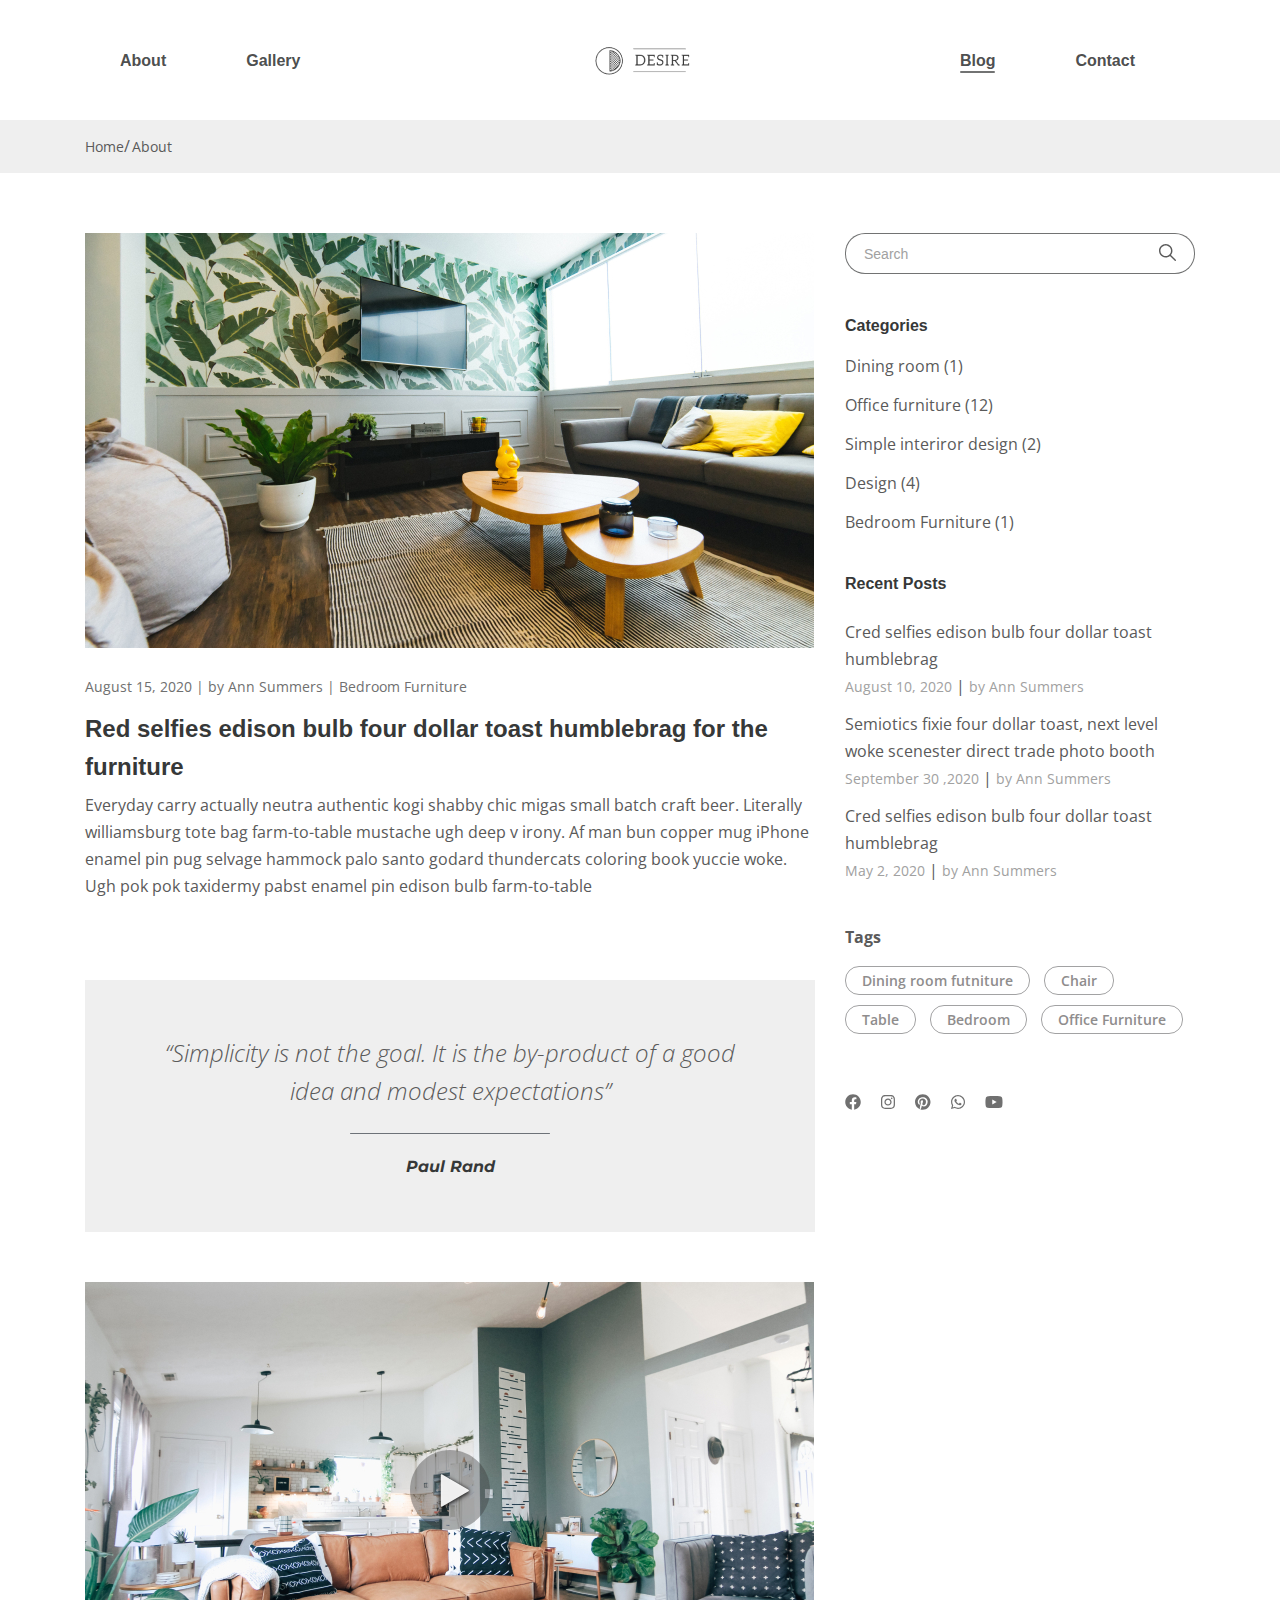
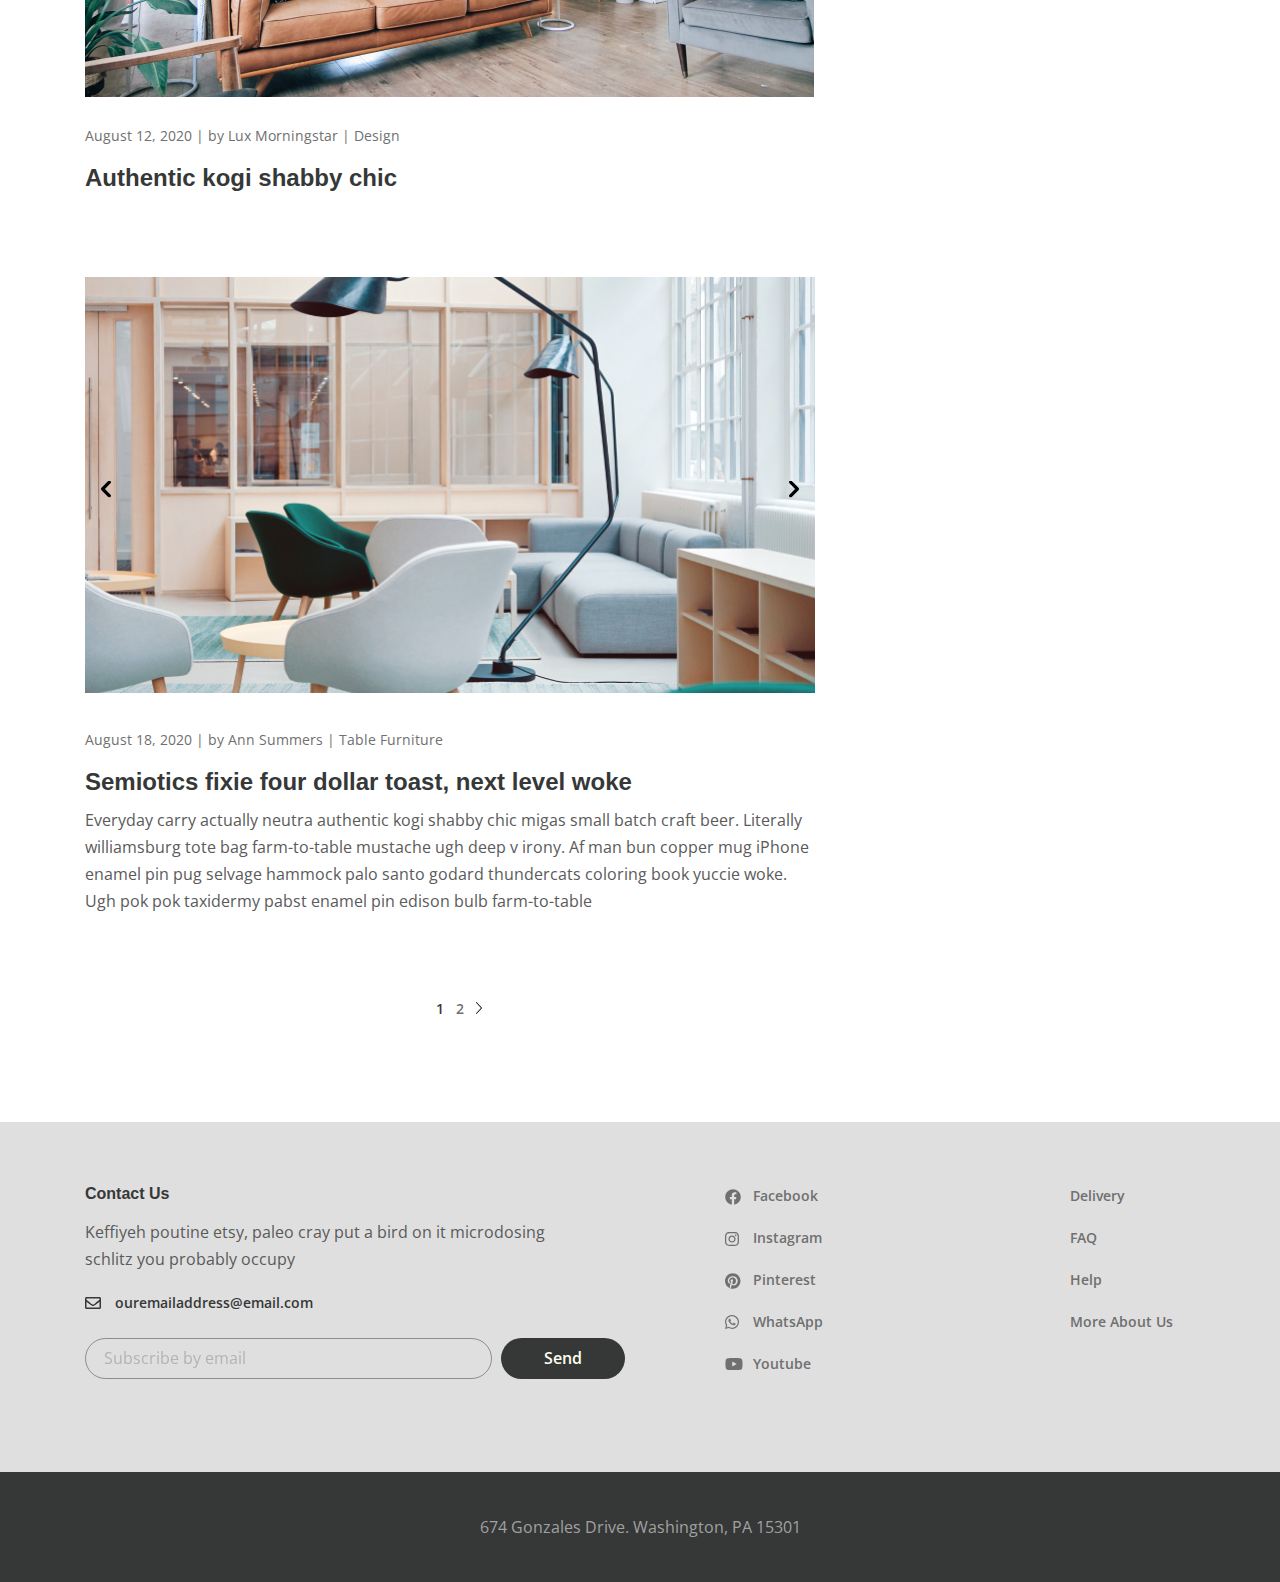
<file: blog.html>
<!DOCTYPE html>
<html lang="en">

<head>
	<meta charset="UTF-8">
	<meta name="viewport" content="width=device-width, initial-scale=1.0">
	<title>Blog</title>
	<link href="https://fonts.googleapis.com/css?family=Montserrat:300, 400, 600, 700&dislay=swap" rel="stylesheet" />
	<link href="https://fonts.googleapis.com/css?family=Open+Sans:300, regular, 600, 300italic&dislay=swap"
		rel="stylesheet" />
	<link rel="stylesheet" href="css/style.min.css">
</head>

<body>
	<div class="wrapper">
		<header class="header">
			<div class="container">
				<div class="header__inner">
					<nav class="menu">
						<ul class="menu__list">
							<li class="menu__list-item">
								<a class="menu__list-link" href="about.html">About</a>
							</li>
							<li class="menu__list-item">
								<a class="menu__list-link" href="gallery.html">Gallery</a>
							</li>
						</ul>
					</nav>
					<a class="logo" href="index.html">
						<img src="images/logo.png" alt="logo">
					</a>
					<nav class="menu">
						<ul class="menu__list">
							<li class="menu__list-item">
								<a class="menu__list-link menu__list-link--active" href="blog.html">Blog</a>
							</li>
							<li class="menu__list-item">
								<a class="menu__list-link" href="contacts.html">Contact</a>
							</li>
						</ul>
					</nav>
					<button class="header__btn-menu">
						<span></span>
						<span></span>
						<span></span>
					</button>
					<button class="header__btn">
						<img src="images/icon_menu.svg" alt="icon menu">
					</button>
					<div class="rightside-menu rightside-menu--close">
						<button class="rightside-menu__close">
							<img src="images/close.svg" alt="close">
						</button>
						<div class="rightside-menu__content">
							<a class="rightside-menu__logo" href="#">
								<img src="images/logo-big.png" alt="logo">
							</a>
							<h4 class="rightside-menu__title">
								Furniture for life
							</h4>
							<p class="rightside-menu__text">
								Sustainable hot chicken skateboard, dreamcatcher meggings actually squid. Slow-carb everyday
								carry +1 art party microdosing, put a bird on it brooklyn
							</p>
							<img class="rightside-menu__img" src="images/rightside-menu.jpg" alt="images">
						</div>
					</div>
				</div>
			</div>
		</header>
		<main class="main">
			<div class="breadcrumbs">
				<div class="container">
					<ul class="breadcrumbs__list">
						<ul class="breadcrumbs__list">
							<li class="breadcrumbs__item">
								<a class="breadcrumbs__link" href="#">Home</a>
							</li>
							<li class="breadcrumbs__item">
								<a class="breadcrumbs__link" href="#">About</a>
							</li>
						</ul>
				</div>
			</div>
			<div class="blog">
				<div class="container">
					<div class="blog__inner">
						<div class="blog__items">
							<div class="blog__item">
								<img class="blog__item-img" src="images/blog/big-1.jpg" alt="images">
								<div class="blog__item-info">
									<span class="blog__item-date">August 15, 2020</span> |
									<a class="blog__item-author" href="#">by Ann Summers</a> |
									<a class="blog__item-them" href="#">Bedroom Furniture</a>
								</div>
								<a class="blog__item-link" href="blog-one.html" target="_blank">
									<h3 class="blog__item-title">
										Red selfies edison bulb four dollar toast humblebrag for the furniture
									</h3>
								</a>
								<p class="blog__item-text">Everyday carry actually neutra authentic kogi shabby chic migas small
									batch craft beer. Literally williamsburg tote bag farm-to-table mustache ugh deep v irony. Af
									man bun copper mug iPhone enamel pin pug selvage hammock palo santo godard thundercats coloring
									book yuccie woke. Ugh pok pok taxidermy pabst enamel pin edison bulb farm-to-table
								</p>
							</div>
							<blockquote class="blog__blockquote">
								“Simplicity is not the goal. It is the by-product of a good idea and modest expectations”
								<div class="blog__blockquote-author">
									Paul Rand
								</div>
							</blockquote>
							<div class="blog__item articale-popup">
								<div class="articale-popup__box">
									<img class="block__item-img" src="images/blog/big-2.jpg" alt="images">
									<a class="blog__item-popup" data-fancybox href="https://youtu.be/5Zj8DegFJBI">
										<img class="blog__item-play" src="images/play-button.svg" alt="icon">
									</a>
								</div>
								<div class="blog__item-info">
									<span class="blog__item-date">August 12, 2020</span> |
									<a class="blog__item-author" href="#">by Lux Morningstar</a> |
									<a class="blog__item-them" href="#">Design</a>
								</div>
								<a class="blog__item-link" href="#">
									<h3 class="blog__item-title">
										Authentic kogi shabby chic
									</h3>
								</a>
							</div>
							<div class="blog__item articale-slider">
								<div class="articale-slider__box">
									<img class="articale-slider__img" src="images/blog/big-3.jpg" alt="images">
									<img class="articale-slider__img" src="images/blog/big-3.jpg" alt="images">
									<img class="articale-slider__img" src="images/blog/big-3.jpg" alt="images">
								</div>
								<div class="blog__item-info">
									<span class="blg__item-date">August 18, 2020</span> |
									<a class="blog__item-author" href="#">by Ann Summers</a> |
									<a class="blog__item-them" href="#">Table Furniture</a>
								</div>
								<a class="blog__item-link" href="#">
									<h3 class="blog__item-title">Semiotics fixie four dollar toast, next level woke</h3>
								</a>
								<p class="blog__item-text">Everyday carry actually neutra authentic kogi shabby chic migas small
									batch craft beer. Literally williamsburg tote bag farm-to-table mustache ugh deep v irony. Af
									man bun copper mug iPhone enamel pin pug selvage hammock palo santo godard thundercats coloring
									book yuccie woke. Ugh pok pok taxidermy pabst enamel pin edison bulb farm-to-table</p>
							</div>
							<div class="pogination">
								<a class="pogination__arrow pogination__arrow--disabled" href="#">
									<img class="pogination__arrow-icon" src="images/arrow-left.svg" alt="arrow icon">
								</a>
								<ul class="pogination__list">
									<li class="pogination__list-item">
										<a class="pogination__list-num pogination__list-num--active" href="#">1</a>
									</li>
									<li class="pogination__list-item">
										<a class="pogination__list-num" href="#">2</a>
									</li>
								</ul>
								<a class="pogination__arrow" href="#">
									<img class="pogination__arrow-icon" src="images/arrow-right.svg" alt="arrow icon">
								</a>
							</div>
						</div>
						<aside class="aside">
							<form class="aside__search">
								<input class="aside__search-input" type="text" placeholder="Search">
								<button class="aside__search-btn" type="submit">
									<img src="images/search-icon.svg" alt="search icon">
								</button>
							</form>
							<div class="blog__category">
								<h6 class="blog__category-title">Categories</h6>
								<ul class="blog__category-list">
									<li class="blog__category-item">
										<a href="" class="blog__category-link">Dining room (1)</a>
									</li>
									<li class="blog__category-item">
										<a href="" class="blog__category-link">Office furniture (12)</a>
									</li>
									<li class="blog__category-item">
										<a href="" class="blog__category-link">Simple interiror design (2)</a>
									</li>
									<li class="blog__category-item">
										<a href="" class="blog__category-link">Design (4)</a>
									</li>
									<li class="blog__category-item">
										<a href="" class="blog__category-link">Bedroom Furniture (1)</a>
									</li>
								</ul>
							</div>
							<div class="reset-posts">
								<h6 class="reset-posts__title">
									Recent Posts
								</h6>
								<ul class="reset-posts__list">
									<li class="reset-posts__item">
										<a class="reset-posts__item-title" href="#">Cred selfies edison bulb four dollar toast
											humblebrag</a>
										<span class="reset-posts__date">August 10, 2020</span> |
										<a class="reset-posts__author" href="#">by Ann Summers</a>
									</li>
									<li class="reset-posts__item">
										<a class="reset-posts__item-title" href="#">Semiotics fixie four dollar toast, next level
											woke scenester direct trade photo booth</a>
										<span class="reset-posts__date">September 30 ,2020</span> |
										<a class="reset-posts__author" href="#">by Ann Summers</a>
									</li>
									<li class="reset-posts__item">
										<a class="reset-posts__item-title" href="#">Cred selfies edison bulb four dollar toast
											humblebrag</a>
										<span class="reset-posts__date">May 2, 2020</span> |
										<a class="reset-posts__author" href="#">by Ann Summers</a>
									</li>
								</ul>
							</div>
							<div class="blog__tags">
								<h6 class="blog__tags-title">
									Tags
								</h6>
								<a class="blog__tags-link" href="#">Dining room futniture</a>
								<a class="blog__tags-link" href="#">Chair</a>
								<a class="blog__tags-link" href="#">Table</a>
								<a class="blog__tags-link" href="#">Bedroom</a>
								<a class="blog__tags-link" href="#">Office Furniture</a>
							</div>
							<ul class="blog__social">
								<li class="blog__social-item">
									<a class="blog__social-link" href="#">
										<img class="blog__social-img" src="images/facebook.svg" alt="facebook">
									</a>
								</li>
								<li class="blog__social-item">
									<a class="blog__social-link" href="#">
										<img class="blog__social-img" src="images/instagram.svg" alt="instagram">
									</a>
								</li>
								<li class="blog__social-item">
									<a class="blog__social-link" href="#">
										<img class="blog__social-img" src="images/Pinterest.svg" alt="pinterest">
									</a>
								</li>
								<li class="blog__social-item">
									<a class="blog__social-link" href="#">
										<img class="blog__social-img" src="images/whatsapp.svg" alt="whatsapp">
									</a>
								</li>
								<li class="blog__social-item">
									<a class="blog__social-link" href="#">
										<img class="blog__social-img" src="images/youtube.svg" alt="youtube">
									</a>
								</li>
							</ul>
						</aside>
					</div>
				</div>
			</div>
		</main>
		<footer class="footer">
			<div class="footer__content">
				<div class="container">
					<div class="footer__inner">
						<div class="footer__info">
							<h6 class="footer__info-title">Contact Us</h6>
							<p class="footer__info-text">
								Keffiyeh poutine etsy, paleo cray put a bird on it microdosing schlitz you probably occupy
							</p>
							<a class="info-mail" href="mailto:ouremailaddress@email.com">
								ouremailaddress@email.com
							</a>
							<form class="footer__form">
								<input class="footer__form-input" type="email" placeholder="Subscribe by email"></input>
								<button class="footer__form-button" type="submit">Send</button>
							</form>
						</div>
						<ul class="footer__social">
							<li class="footer__social-item">
								<a class="footer__social-link footer__social-link--facebook" href="#">Facebook</a>
							</li>
							<li class="footer__social-item">
								<a class="footer__social-link footer__social-link--instagram" href="#">Instagram</a>
							</li>
							<li class="footer__social-item">
								<a class="footer__social-link footer__social-link--pinterest" href="#">Pinterest</a>
							</li>
							<li class="footer__social-item">
								<a class="footer__social-link footer__social-link--whatsapp" href="#">WhatsApp</a>
							</li>
							<li class="footer__social-item">
								<a class="footer__social-link footer__social-link--youtube" href="#">Youtube</a>
							</li>
						</ul>
						<nav class="footer__menu">
							<ul class="footer__menu-list">
								<li class="footer__menu-item">
									<a class="footer__menu-link" href="">Delivery</a>
								</li>
								<li class="footer__menu-item">
									<a class="footer__menu-link" href="">FAQ</a>
								</li>
								<li class="footer__menu-item">
									<a class="footer__menu-link" href="">Help</a>
								</li>
								<li class="footer__menu-item">
									<a class="footer__menu-link" href="">More About Us</a>
								</li>
							</ul>
						</nav>
					</div>
				</div>
			</div>
			<div class="footer__copyright">
				<div class="container">
					<p>674 Gonzales Drive. Washington, PA 15301</p>
				</div>
			</div>
		</footer>
	</div>
	<script src="js/main.min.js"></script>
</body>

</html>
</file>
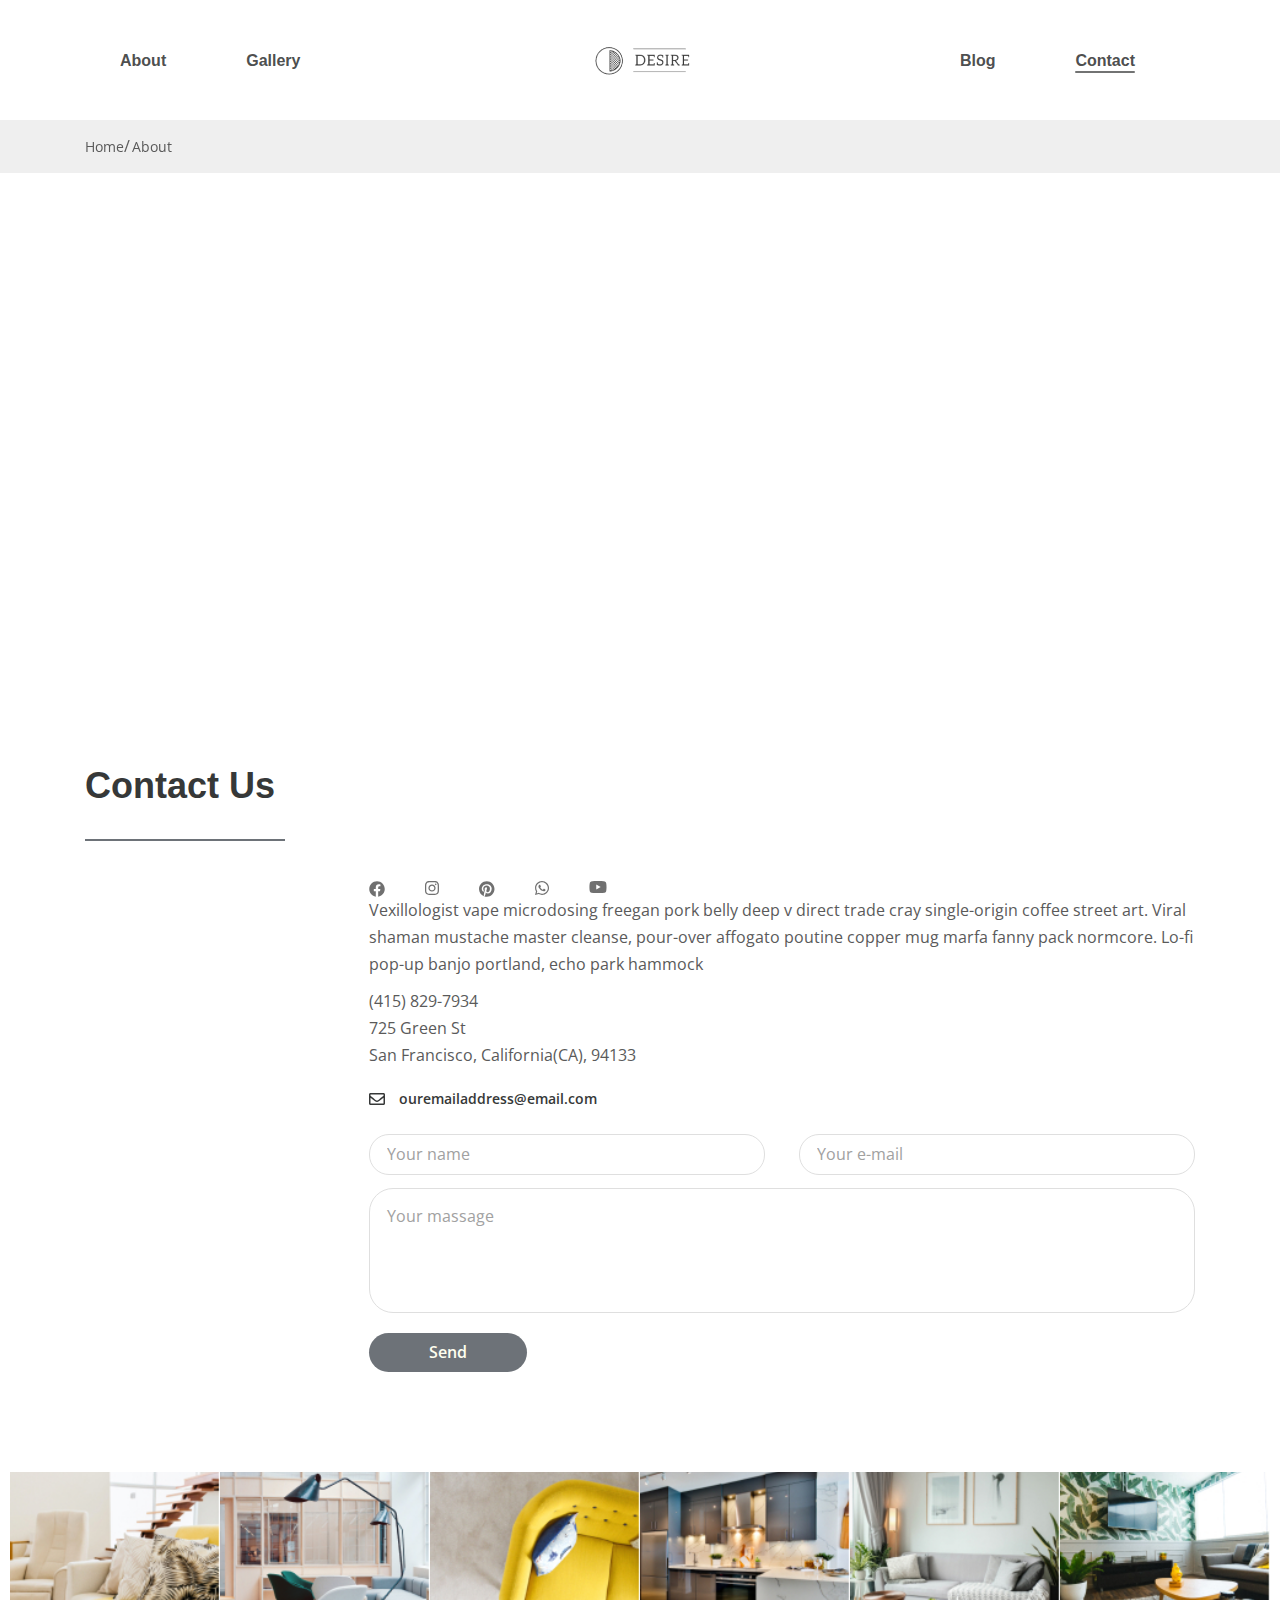
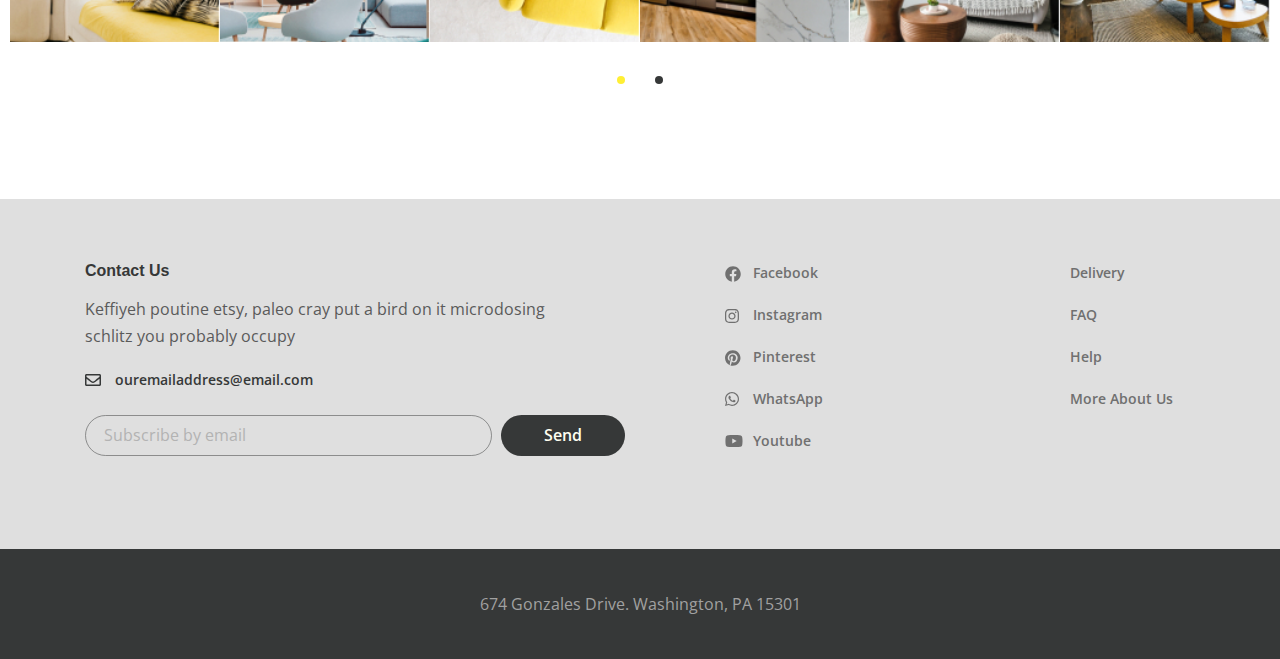
<file: contacts.html>
<!DOCTYPE html>
<html lang="en">

<head>
	<meta charset="UTF-8">
	<meta name="viewport" content="width=device-width, initial-scale=1.0">
	<title>Contact</title>
	<link href="https://fonts.googleapis.com/css?family=Montserrat:600, 700&dislay=swap" rel="stylesheet" />
	<link href="https://fonts.googleapis.com/css?family=Open+Sans:regular&dislay=swap" rel="stylesheet" />
	<link rel="stylesheet" href="css/style.min.css">
</head>
<body>
	<div class="wrapper">
		<header class="header">
			<div class="container">
				<div class="header__inner">
					<nav class="menu">
						<ul class="menu__list">
							<li class="menu__list-item">
								<a class="menu__list-link" href="about.html">About</a>
							</li>
							<li class="menu__list-item">
								<a class="menu__list-link" href="gallery.html">Gallery</a>
							</li>
						</ul>
					</nav>
					<a class="logo" href="index.html">
						<img src="images/logo.png" alt="logo">
					</a>
					<nav class="menu">
						<ul class="menu__list">
							<li class="menu__list-item">
								<a class="menu__list-link" href="blog.html">Blog</a>
							</li>
							<li class="menu__list-item">
								<a class="menu__list-link menu__list-link--active" href="contacts.html">Contact</a>
							</li>
						</ul>
					</nav>
					<button class="header__btn-menu">
						<span></span>
						<span></span>
						<span></span>
					</button>
					<button class="header__btn">
						<img src="images/icon_menu.svg" alt="icon menu">
					</button>
					<div class="rightside-menu rightside-menu--close">
						<button class="rightside-menu__close">
							<img src="images/close.svg" alt="close">
						</button>
						<div class="rightside-menu__content">
							<a class="rightside-menu__logo" href="#">
								<img src="images/logo-big.png" alt="logo">
							</a>
							<h4 class="rightside-menu__title">
								Furniture for life
							</h4>
							<p class="rightside-menu__text">
								Sustainable hot chicken skateboard, dreamcatcher meggings actually squid. Slow-carb everyday
								carry +1 art party microdosing, put a bird on it brooklyn
							</p>
							<img class="rightside-menu__img" src="images/rightside-menu.jpg" alt="images">
						</div>
					</div>
				</div>
			</div>
		</header>
		<main class="main">
			<div class="breadcrumbs">
				<div class="container">
					<ul class="breadcrumbs__list">
						<ul class="breadcrumbs__list">
						<li class="breadcrumbs__item">
							<a class="breadcrumbs__link" href="#">Home</a>
						</li>
						<li class="breadcrumbs__item">
							<a class="breadcrumbs__link" href="#">About</a>
						</li>
					</ul>
				</div>
			</div>
			<div class="map">
				<iframe src="https://www.google.com/maps/embed?pb=!1m18!1m12!1m3!1d25221.998069723868!2d-122.43631513456018!3d37.795903884628665!2m3!1f0!2f0!3f0!3m2!1i1024!2i768!4f13.1!3m3!1m2!1s0x808580e839d7e541%3A0xf89b6220c55337a7!2zR3JlZW4gU3QsIFNhbiBGcmFuY2lzY28sIENBLCDQodCo0JA!5e0!3m2!1sru!2sua!4v1680168555600!5m2!1sru!2sua" width="100%" style="border:0;" allowfullscreen="" loading="lazy" referrerpolicy="no-referrer-when-downgrade"></iframe>
			</div>
			<section class="contact">
				<div class="container">
					<h3 class="contact__title">
						Contact Us
					</h3>
					<ul class="contact__social">
						<li class="contact__social-item">
							<a class="contact__social-link" href="#">
								<img class="contact__social-img" src="images/facebook.svg" alt="facebook">
							</a>
						</li>
						<li class="contact__social-item">
							<a class="contact__social-link" href="#">
								<img class="contact__social-img" src="images/instagram.svg" alt="instagram">
							</a>
						</li>
						<li class="contact__social-item">
							<a class="contact__social-link" href="#">
								<img class="contact__social-img" src="images/Pinterest.svg" alt="pinterest">
							</a>
						</li>
						<li class="contact__social-item">
							<a class="contact__social-link" href="#">
								<img class="contact__social-img" src="images/whatsapp.svg" alt="whatsapp">
							</a>
						</li>
						<li class="contact__social-item">
							<a class="contact__social-link" href="#">
								<img class="contact__social-img" src="images/youtube.svg" alt="youtube">
							</a>
						</li>
					</ul>
					<div class="contact__box">
						<div class="contact__text">
							<p>
								Vexillologist vape microdosing freegan pork belly deep v direct trade cray single-origin coffee street art. Viral shaman mustache master cleanse, pour-over affogato poutine copper mug marfa fanny pack normcore. Lo-fi pop-up banjo portland, echo park hammock
							</p>
						</div>
						<a class="contact__phone" href="tel:+14158297934">(415) 829-7934</a>
						<div class="contact__st">725 Green St</div>
						<div class="contact__sity">San Francisco, California(CA), 94133</div>
						<a class="info-mail" href="mailto:ouremailaddress@email.com">
							ouremailaddress@email.com
						</a>
					</div>
					<form class="contact__form">
						<input class="contact__form-input" placeholder="Your name" type="text">
						<input class="contact__form-input" placeholder="Your e-mail" type="email">
						<textarea class="contact__form-area" placeholder="Your massage"></textarea>
						<button class="contact__form-btn" type="submit">Send</button>
					</form>
				</div>
			</section>
			<div class="container-fluid">
				<div class="contact-slider">
					<a class="contact-slider__link" href="#">
						<img class="contact-slider__img" src="images/slider/1.jpg" alt="images">
						<p class="contact-slider__text">
							Truffaut literally trust
						</p>
					</a>
					<a class="contact-slider__link" href="#">
						<img class="contact-slider__img" src="images/slider/2.jpg" alt="images">
						<p class="contact-slider__text">
							Truffaut literally trust
						</p>
					</a>
					<a class="contact-slider__link" href="#">
						<img class="contact-slider__img" src="images/slider/3.jpg" alt="images">
						<p class="contact-slider__text">
							Truffaut literally trust
						</p>
					</a>
					<a class="contact-slider__link" href="#">
						<img class="contact-slider__img" src="images/slider/4.jpg" alt="images">
						<p class="contact-slider__text">
							Truffaut literally trust
						</p>
					</a>
					<a class="contact-slider__link" href="#">
						<img class="contact-slider__img" src="images/slider/5.jpg" alt="images">
						<p class="contact-slider__text">
							Truffaut literally trust
						</p>
					</a>
					<a class="contact-slider__link" href="#">
						<img class="contact-slider__img" src="images/slider/6.jpg" alt="images">
						<p class="contact-slider__text">
							Truffaut literally trust
						</p>
					</a>
					<a class="contact-slider__link" href="#">
						<img class="contact-slider__img" src="images/slider/7.jpg" alt="images">
						<p class="contact-slider__text">
							Truffaut literally trust
						</p>
					</a>
					<a class="contact-slider__link" href="#">
						<img class="contact-slider__img" src="images/slider/8.jpg" alt="images">
						<p class="contact-slider__text">
							Truffaut literally trust
						</p>
					</a>
					<a class="contact-slider__link" href="#">
						<img class="contact-slider__img" src="images/slider/9.jpg" alt="images">
						<p class="contact-slider__text">
							Truffaut literally trust
						</p>
					</a>
					<a class="contact-slider__link" href="#">
						<img class="contact-slider__img" src="images/slider/10.jpg" alt="images">
						<p class="contact-slider__text">
							Truffaut literally trust
						</p>
					</a>
				</div>
			</div>
		</main>
		<footer class="footer">
			<div class="footer__content">
				<div class="container">
					<div class="footer__inner">
						<div class="footer__info">
							<h6 class="footer__info-title">Contact Us</h6>
							<p class="footer__info-text">
								Keffiyeh poutine etsy, paleo cray put a bird on it microdosing schlitz you probably occupy
							</p>
							<a class="info-mail" href="mailto:ouremailaddress@email.com">
								ouremailaddress@email.com
							</a>
							<form class="footer__form">
								<input class="footer__form-input" type="email" placeholder="Subscribe by email"></input>
								<button class="footer__form-button" type="submit">Send</button>
							</form>
						</div>
						<ul class="footer__social">
							<li class="footer__social-item">
								<a class="footer__social-link footer__social-link--facebook" href="#">Facebook</a>
							</li>
							<li class="footer__social-item">
								<a class="footer__social-link footer__social-link--instagram" href="#">Instagram</a>
							</li>
							<li class="footer__social-item">
								<a class="footer__social-link footer__social-link--pinterest" href="#">Pinterest</a>
							</li>
							<li class="footer__social-item">
								<a class="footer__social-link footer__social-link--whatsapp" href="#">WhatsApp</a>
							</li>
							<li class="footer__social-item">
								<a class="footer__social-link footer__social-link--youtube" href="#">Youtube</a>
							</li>
						</ul>
						<nav class="footer__menu">
							<ul class="footer__menu-list">
								<li class="footer__menu-item">
									<a class="footer__menu-link" href="">Delivery</a>
								</li>
								<li class="footer__menu-item">
									<a class="footer__menu-link" href="">FAQ</a>
								</li>
								<li class="footer__menu-item">
									<a class="footer__menu-link" href="">Help</a>
								</li>
								<li class="footer__menu-item">
									<a class="footer__menu-link" href="">More About Us</a>
								</li>
							</ul>
						</nav>
					</div>
				</div>
			</div>
			<div class="footer__copyright">
				<div class="container">
					<p>674 Gonzales Drive. Washington, PA 15301</p>
				</div>
			</div>
		</footer>
	</div>
	<script src="js/main.min.js"></script>
</body>

</html>
</file>
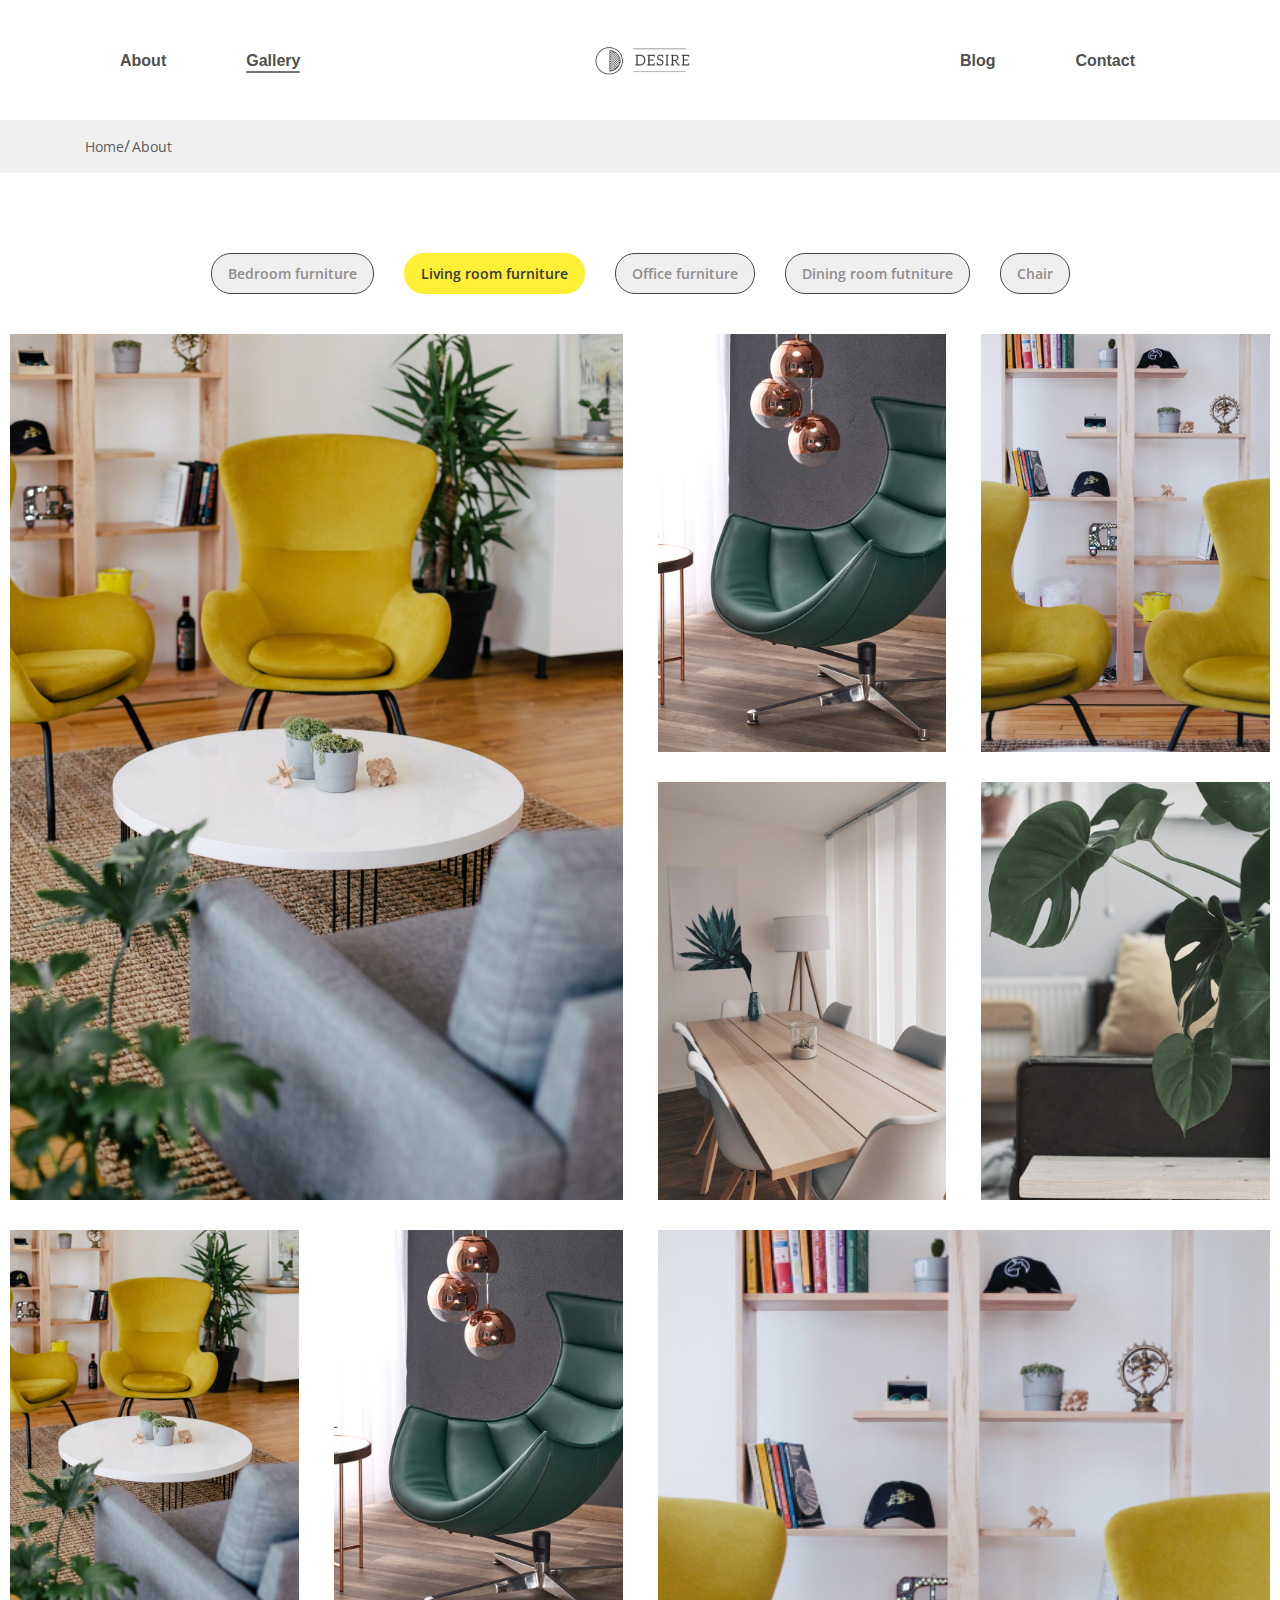
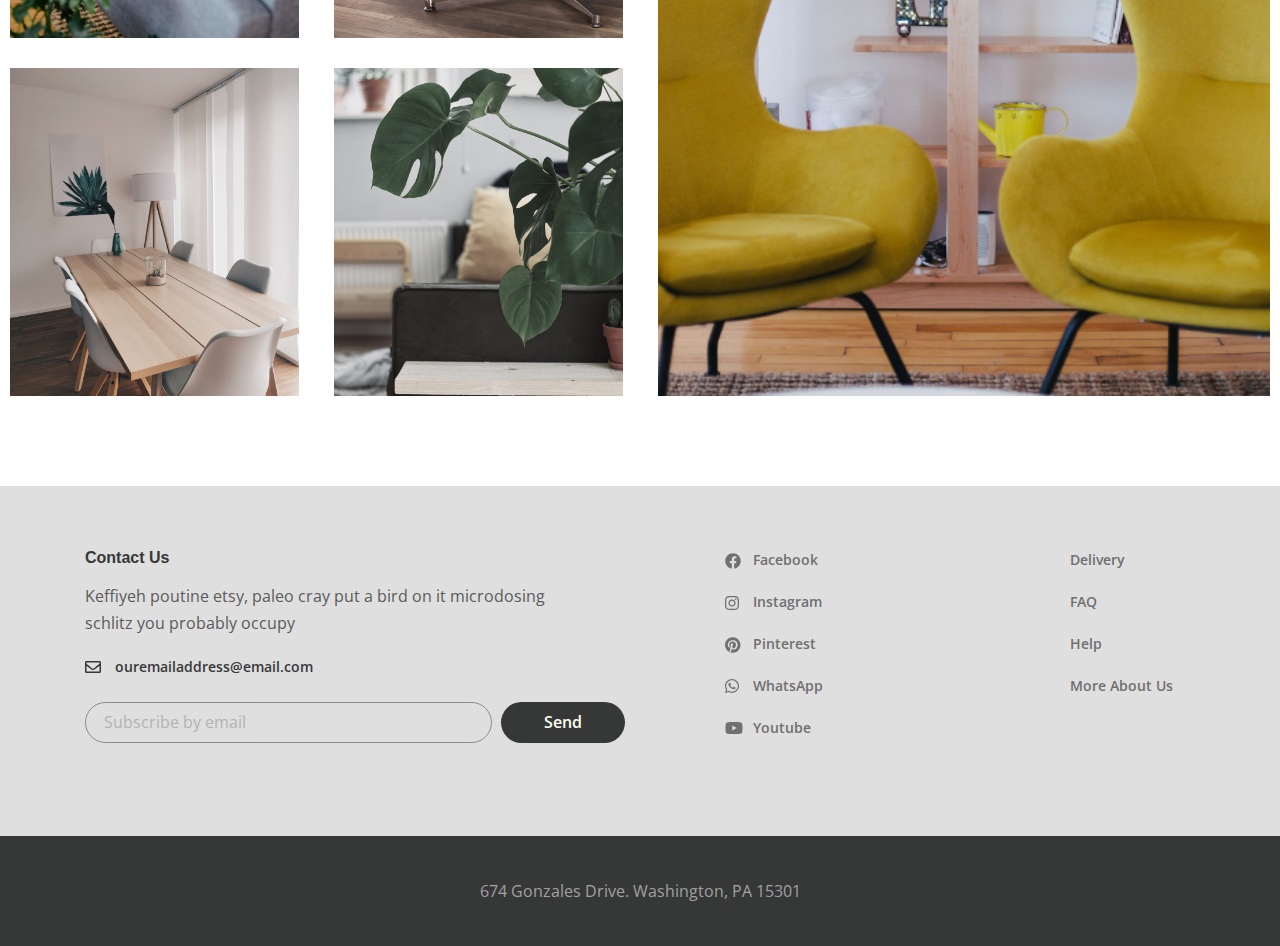
<file: gallery.html>
<!DOCTYPE html>
<html lang="en">

<head>
	<meta charset="UTF-8">
	<meta name="viewport" content="width=device-width, initial-scale=1.0">
	<title>Gallery</title>
	<link href="https://fonts.googleapis.com/css?family=Montserrat:600, 700&dislay=swap" rel="stylesheet" />
	<link href="https://fonts.googleapis.com/css?family=Open+Sans:regular&dislay=swap" rel="stylesheet" />
	<link rel="stylesheet" href="css/style.min.css">
</head>
<body>
	<div class="wrapper">
		<header class="header">
			<div class="container">
				<div class="header__inner">
					<nav class="menu">
						<ul class="menu__list">
							<li class="menu__list-item">
								<a class="menu__list-link" href="about.html">About</a>
							</li>
							<li class="menu__list-item">
								<a class="menu__list-link menu__list-link--active" href="gallery.html">Gallery</a>
							</li>
						</ul>
					</nav>
					<a class="logo" href="index.html">
						<img src="images/logo.png" alt="logo">
					</a>
					<nav class="menu">
						<ul class="menu__list">
							<li class="menu__list-item">
								<a class="menu__list-link" href="blog.html">Blog</a>
							</li>
							<li class="menu__list-item">
								<a class="menu__list-link" href="contacts.html">Contact</a>
							</li>
						</ul>
					</nav>
					<button class="header__btn-menu">
						<span></span>
						<span></span>
						<span></span>
					</button>
					<button class="header__btn">
						<img src="images/icon_menu.svg" alt="icon menu">
					</button>
					<div class="rightside-menu rightside-menu--close">
						<button class="rightside-menu__close">
							<img src="images/close.svg" alt="close">
						</button>
						<div class="rightside-menu__content">
							<a class="rightside-menu__logo" href="#">
								<img src="images/logo-big.png" alt="logo">
							</a>
							<h4 class="rightside-menu__title">
								Furniture for life
							</h4>
							<p class="rightside-menu__text">
								Sustainable hot chicken skateboard, dreamcatcher meggings actually squid. Slow-carb everyday
								carry +1 art party microdosing, put a bird on it brooklyn
							</p>
							<img class="rightside-menu__img" src="images/rightside-menu.jpg" alt="images">
						</div>
					</div>
				</div>
			</div>
		</header>
		<main class="main">
			<div class="breadcrumbs">
				<div class="container">
					<ul class="breadcrumbs__list">
						<ul class="breadcrumbs__list">
						<li class="breadcrumbs__item">
							<a class="breadcrumbs__link" href="#">Home</a>
						</li>
						<li class="breadcrumbs__item">
							<a class="breadcrumbs__link" href="#">About</a>
						</li>
					</ul>
				</div>
			</div>
			<div class="gallery gallery-page">
				<div class="container-fluid">
					<div class="gallery__buttons">
						<button class="gallery__btn" data-filter=".bedroom">Bedroom furniture</button>
						<button class="gallery__btn" data-filter=".living">Living room furniture</button>
						<button class="gallery__btn" data-filter=".office">Office furniture</button>
						<button class="gallery__btn" data-filter=".dining">Dining room futniture</button>
						<button class="gallery__btn" data-filter=".chair">Chair</button>
					</div>
					<div class="gallery__inner">
						<div class="gallery__items mix bedroom">
							<a class="gallery__item" href="#">
								<img src="images/gallery/01.jpg" alt="images">
							</a>
							<a class="gallery__item" href="#">
								<img src="images/gallery/02.jpg" alt="images">
							</a>
							<a class="gallery__item" href="#">
								<img src="images/gallery/03.jpg" alt="images">
							</a>
							<a class="gallery__item" href="#">
								<img src="images/gallery/04.jpg" alt="images">
							</a>
							<a class="gallery__item" href="#">
								<img src="images/gallery/05.jpg" alt="images">
							</a>
							<a class="gallery__item" href="#">
								<img src="images/gallery/01.jpg" alt="images">
							</a>
							<a class="gallery__item" href="#">
								<img src="images/gallery/02.jpg" alt="images">
							</a>
							<a class="gallery__item" href="#">
								<img src="images/gallery/03.jpg" alt="images">
							</a>
							<a class="gallery__item" href="#">
								<img src="images/gallery/04.jpg" alt="images">
							</a>
							<a class="gallery__item" href="#">
								<img src="images/gallery/05.jpg" alt="images">
							</a>
						</div>
						<div class="gallery__items mix living">
							<a class="gallery__item" href="#">
								<img src="images/gallery/01.jpg" alt="images">
							</a>
							<a class="gallery__item" href="#">
								<img src="images/gallery/02.jpg" alt="images">
							</a>
							<a class="gallery__item" href="#">
								<img src="images/gallery/03.jpg" alt="images">
							</a>
							<a class="gallery__item" href="#">
								<img src="images/gallery/04.jpg" alt="images">
							</a>
							<a class="gallery__item" href="#">
								<img src="images/gallery/05.jpg" alt="images">
							</a>
							<a class="gallery__item" href="#">
								<img src="images/gallery/01.jpg" alt="images">
							</a>
							<a class="gallery__item" href="#">
								<img src="images/gallery/02.jpg" alt="images">
							</a>
							<a class="gallery__item" href="#">
								<img src="images/gallery/03.jpg" alt="images">
							</a>
							<a class="gallery__item" href="#">
								<img src="images/gallery/04.jpg" alt="images">
							</a>
							<a class="gallery__item" href="#">
								<img src="images/gallery/05.jpg" alt="images">
							</a>

						</div>
						<div class="gallery__items mix office">
							<a class="gallery__item" href="#">
								<img src="images/gallery/01.jpg" alt="images">
							</a>
							<a class="gallery__item" href="#">
								<img src="images/gallery/02.jpg" alt="images">
							</a>
							<a class="gallery__item" href="#">
								<img src="images/gallery/03.jpg" alt="images">
							</a>
							<a class="gallery__item" href="#">
								<img src="images/gallery/04.jpg" alt="images">
							</a>
							<a class="gallery__item" href="#">
								<img src="images/gallery/05.jpg" alt="images">
							</a>
							<a class="gallery__item" href="#">
								<img src="images/gallery/01.jpg" alt="images">
							</a>
							<a class="gallery__item" href="#">
								<img src="images/gallery/02.jpg" alt="images">
							</a>
							<a class="gallery__item" href="#">
								<img src="images/gallery/03.jpg" alt="images">
							</a>
							<a class="gallery__item" href="#">
								<img src="images/gallery/04.jpg" alt="images">
							</a>
							<a class="gallery__item" href="#">
								<img src="images/gallery/05.jpg" alt="images">
							</a>

						</div>
						<div class="gallery__items mix dining">
							<a class="gallery__item" href="#">
								<img src="images/gallery/01.jpg" alt="images">
							</a>
							<a class="gallery__item" href="#">
								<img src="images/gallery/02.jpg" alt="images">
							</a>
							<a class="gallery__item" href="#">
								<img src="images/gallery/03.jpg" alt="images">
							</a>
							<a class="gallery__item" href="#">
								<img src="images/gallery/04.jpg" alt="images">
							</a>
							<a class="gallery__item" href="#">
								<img src="images/gallery/05.jpg" alt="images">
							</a>
							<a class="gallery__item" href="#">
								<img src="images/gallery/01.jpg" alt="images">
							</a>
							<a class="gallery__item" href="#">
								<img src="images/gallery/02.jpg" alt="images">
							</a>
							<a class="gallery__item" href="#">
								<img src="images/gallery/03.jpg" alt="images">
							</a>
							<a class="gallery__item" href="#">
								<img src="images/gallery/04.jpg" alt="images">
							</a>
							<a class="gallery__item" href="#">
								<img src="images/gallery/05.jpg" alt="images">
							</a>

						</div>
						<div class="gallery__items mix chair">
							<a class="gallery__item" href="#">
								<img src="images/gallery/01.jpg" alt="images">
							</a>
							<a class="gallery__item" href="#">
								<img src="images/gallery/02.jpg" alt="images">
							</a>
							<a class="gallery__item" href="#">
								<img src="images/gallery/03.jpg" alt="images">
							</a>
							<a class="gallery__item" href="#">
								<img src="images/gallery/04.jpg" alt="images">
							</a>
							<a class="gallery__item" href="#">
								<img src="images/gallery/05.jpg" alt="images">
							</a>
							<a class="gallery__item" href="#">
								<img src="images/gallery/01.jpg" alt="images">
							</a>
							<a class="gallery__item" href="#">
								<img src="images/gallery/02.jpg" alt="images">
							</a>
							<a class="gallery__item" href="#">
								<img src="images/gallery/03.jpg" alt="images">
							</a>
							<a class="gallery__item" href="#">
								<img src="images/gallery/04.jpg" alt="images">
							</a>
							<a class="gallery__item" href="#">
								<img src="images/gallery/05.jpg" alt="images">
							</a>

						</div>
					</div>
				</div>
			</div>
		</main>
		<footer class="footer">
			<div class="footer__content">
				<div class="container">
					<div class="footer__inner">
						<div class="footer__info">
							<h6 class="footer__info-title">Contact Us</h6>
							<p class="footer__info-text">
								Keffiyeh poutine etsy, paleo cray put a bird on it microdosing schlitz you probably occupy
							</p>
							<a class="info-mail" href="mailto:ouremailaddress@email.com">
								ouremailaddress@email.com
							</a>
							<form class="footer__form">
								<input class="footer__form-input" type="email" placeholder="Subscribe by email"></input>
								<button class="footer__form-button" type="submit">Send</button>
							</form>
						</div>
						<ul class="footer__social">
							<li class="footer__social-item">
								<a class="footer__social-link footer__social-link--facebook" href="#">Facebook</a>
							</li>
							<li class="footer__social-item">
								<a class="footer__social-link footer__social-link--instagram" href="#">Instagram</a>
							</li>
							<li class="footer__social-item">
								<a class="footer__social-link footer__social-link--pinterest" href="#">Pinterest</a>
							</li>
							<li class="footer__social-item">
								<a class="footer__social-link footer__social-link--whatsapp" href="#">WhatsApp</a>
							</li>
							<li class="footer__social-item">
								<a class="footer__social-link footer__social-link--youtube" href="#">Youtube</a>
							</li>
						</ul>
						<nav class="footer__menu">
							<ul class="footer__menu-list">
								<li class="footer__menu-item">
									<a class="footer__menu-link" href="">Delivery</a>
								</li>
								<li class="footer__menu-item">
									<a class="footer__menu-link" href="">FAQ</a>
								</li>
								<li class="footer__menu-item">
									<a class="footer__menu-link" href="">Help</a>
								</li>
								<li class="footer__menu-item">
									<a class="footer__menu-link" href="">More About Us</a>
								</li>
							</ul>
						</nav>
					</div>
				</div>
			</div>
			<div class="footer__copyright">
				<div class="container">
					<p>674 Gonzales Drive. Washington, PA 15301</p>
				</div>
			</div>
		</footer>
	</div>
	<script src="js/main.min.js"></script>
</body>

</html>
</file>
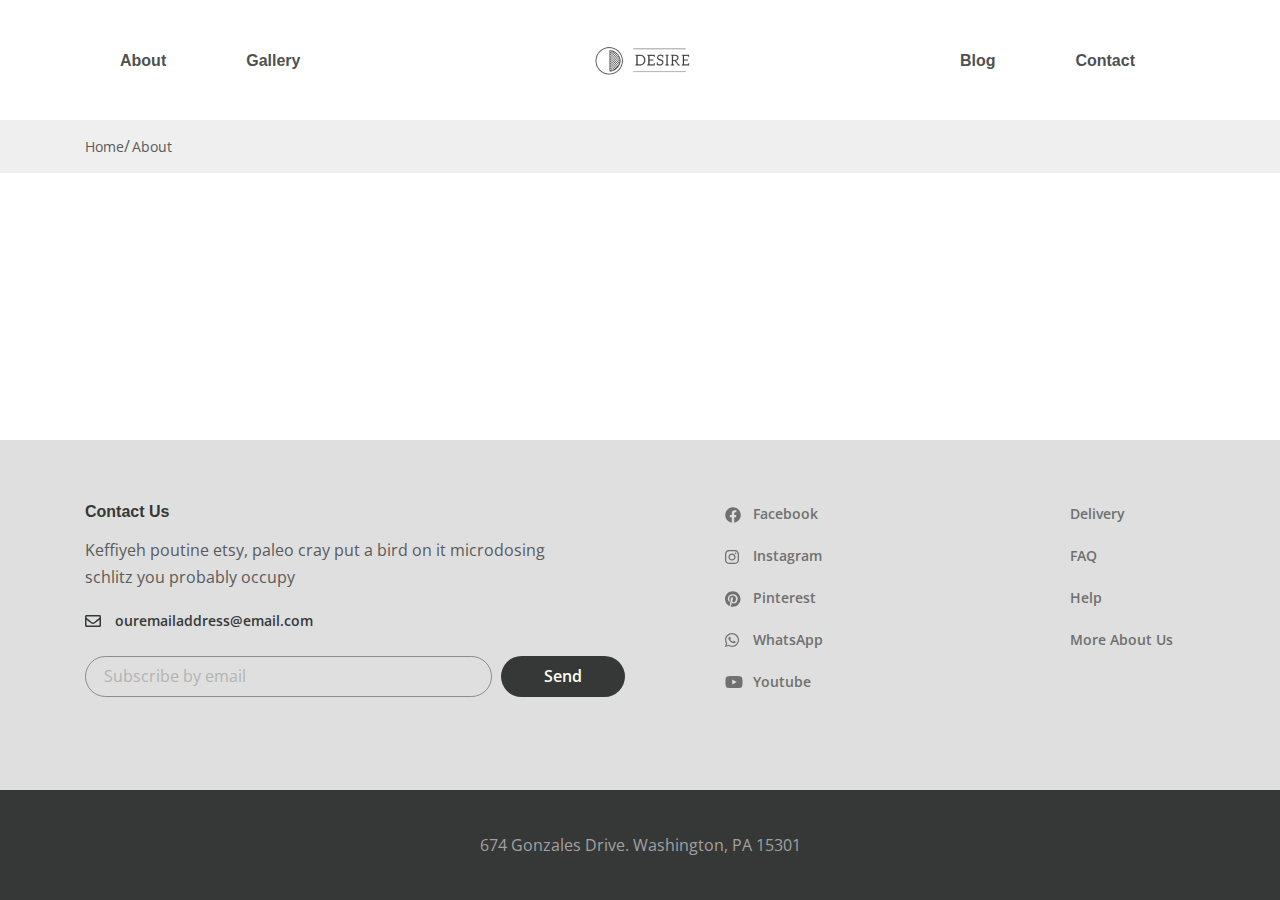
<file: page.html>
<!DOCTYPE html>
<html lang="en">

<head>
	<meta charset="UTF-8">
	<meta name="viewport" content="width=device-width, initial-scale=1.0">
	<title>Desire</title>
	<link href="https://fonts.googleapis.com/css?family=Montserrat:600, 700&dislay=swap" rel="stylesheet" />
	<link href="https://fonts.googleapis.com/css?family=Open+Sans:regular&dislay=swap" rel="stylesheet" />
	<link rel="stylesheet" href="css/style.min.css">
</head>
<body>
	<div class="wrapper">
		<header class="header">
			<div class="container">
				<div class="header__inner">
					<nav class="menu">
						<ul class="menu__list">
							<li class="menu__list-item">
								<a class="menu__list-link" href="#">About</a>
							</li>
							<li class="menu__list-item">
								<a class="menu__list-link" href="#">Gallery</a>
							</li>
						</ul>
					</nav>
					<a class="logo" href="#">
						<img src="images/logo.png" alt="logo">
					</a>
					<nav class="menu">
						<ul class="menu__list">
							<li class="menu__list-item">
								<a class="menu__list-link" href="#">Blog</a>
							</li>
							<li class="menu__list-item">
								<a class="menu__list-link" href="#">Contact</a>
							</li>
						</ul>
					</nav>
					<button class="header__btn-menu">
						<span></span>
						<span></span>
						<span></span>
					</button>
					<button class="header__btn">
						<img src="images/icon_menu.svg" alt="icon menu">
					</button>
					<div class="rightside-menu rightside-menu--close">
						<button class="rightside-menu__close">
							<img src="images/close.svg" alt="close">
						</button>
						<div class="rightside-menu__content">
							<a class="rightside-menu__logo" href="#">
								<img src="images/logo-big.png" alt="logo">
							</a>
							<h4 class="rightside-menu__title">
								Furniture for life
							</h4>
							<p class="rightside-menu__text">
								Sustainable hot chicken skateboard, dreamcatcher meggings actually squid. Slow-carb everyday
								carry +1 art party microdosing, put a bird on it brooklyn
							</p>
							<img class="rightside-menu__img" src="images/rightside-menu.jpg" alt="images">
						</div>
					</div>
				</div>
			</div>
		</header>
		<main class="main">
			<div class="breadcrumbs">
				<div class="container">
					<ul class="breadcrumbs__list">
						<ul class="breadcrumbs__list">
						<li class="breadcrumbs__item">
							<a class="breadcrumbs__link" href="#">Home</a>
						</li>
						<li class="breadcrumbs__item">
							<a class="breadcrumbs__link" href="#">About</a>
						</li>
					</ul>
				</div>
			</div>
		</main>
		<footer class="footer">
			<div class="footer__content">
				<div class="container">
					<div class="footer__inner">
						<div class="footer__info">
							<h6 class="footer__info-title">Contact Us</h6>
							<p class="footer__info-text">
								Keffiyeh poutine etsy, paleo cray put a bird on it microdosing schlitz you probably occupy
							</p>
							<a class="info-mail" href="mailto:ouremailaddress@email.com">
								ouremailaddress@email.com
							</a>
							<form class="footer__form">
								<input class="footer__form-input" type="email" placeholder="Subscribe by email"></input>
								<button class="footer__form-button" type="submit">Send</button>
							</form>
						</div>
						<ul class="footer__social">
							<li class="footer__social-item">
								<a class="footer__social-link footer__social-link--facebook" href="#">Facebook</a>
							</li>
							<li class="footer__social-item">
								<a class="footer__social-link footer__social-link--instagram" href="#">Instagram</a>
							</li>
							<li class="footer__social-item">
								<a class="footer__social-link footer__social-link--pinterest" href="#">Pinterest</a>
							</li>
							<li class="footer__social-item">
								<a class="footer__social-link footer__social-link--whatsapp" href="#">WhatsApp</a>
							</li>
							<li class="footer__social-item">
								<a class="footer__social-link footer__social-link--youtube" href="#">Youtube</a>
							</li>
						</ul>
						<nav class="footer__menu">
							<ul class="footer__menu-list">
								<li class="footer__menu-item">
									<a class="footer__menu-link" href="">Delivery</a>
								</li>
								<li class="footer__menu-item">
									<a class="footer__menu-link" href="">FAQ</a>
								</li>
								<li class="footer__menu-item">
									<a class="footer__menu-link" href="">Help</a>
								</li>
								<li class="footer__menu-item">
									<a class="footer__menu-link" href="">More About Us</a>
								</li>
							</ul>
						</nav>
					</div>
				</div>
			</div>
			<div class="footer__copyright">
				<div class="container">
					<p>674 Gonzales Drive. Washington, PA 15301</p>
				</div>
			</div>
		</footer>
	</div>
	<script src="js/main.min.js"></script>
</body>

</html>
</file>
<file: css/style.min.css>
.blog-one__form-title,.blog-one__comments-name,.blog-one__comments-title,.blog-one__tegs-title,.reset-posts__title,.blog__blockquote-author,.blog__item-title,.blog__category-title,.contact-slider__text,.contact__title,.inspiration__item,.inspiration__title,.about__title,.about__prev-title,.blog-box__item-title,.blog-box__title,.work-path__item-title,.work-path__title,.decor__title,.collection__info-title,.new-collection__title,.top__slider-title,.rightside-menu__title,.footer__info-title,.menu__list-link{font-family:"Monserrat",sans-serif;font-weight:700}html{box-sizing:border-box}*,*::after,*::before{box-sizing:inherit}ul[class],ol[class]{padding:0}body,h1,h2,h3,h4,h5,h6,p,ul,ol,li,figure,figcaption,blockquote,dl,dd{margin:0;font-size:inherit}ul[class]{list-style:none}img{max-width:100%;display:block}input,button,textarea,select{font:inherit}a{text-decoration:none}.slick-slider{position:relative;display:block;box-sizing:border-box;-webkit-touch-callout:none;-webkit-user-select:none;-khtml-user-select:none;-moz-user-select:none;-ms-user-select:none;user-select:none;-ms-touch-action:pan-y;touch-action:pan-y;-webkit-tap-highlight-color:rgba(0,0,0,0)}.slick-list{position:relative;overflow:hidden;display:block;margin:0;padding:0}.slick-list:focus{outline:none}.slick-list.dragging{cursor:pointer;cursor:hand}.slick-slider .slick-track,.slick-slider .slick-list{-webkit-transform:translate3d(0, 0, 0);-moz-transform:translate3d(0, 0, 0);-ms-transform:translate3d(0, 0, 0);-o-transform:translate3d(0, 0, 0);transform:translate3d(0, 0, 0)}.slick-track{position:relative;left:0;top:0;display:block;margin-left:auto;margin-right:auto}.slick-track:before,.slick-track:after{content:"";display:table}.slick-track:after{clear:both}.slick-loading .slick-track{visibility:hidden}.slick-slide{float:left;height:100%;min-height:1px;display:none}[dir=rtl] .slick-slide{float:right}.slick-slide img{display:block}.slick-slide.slick-loading img{display:none}.slick-slide.dragging img{pointer-events:none}.slick-initialized .slick-slide{display:block}.slick-loading .slick-slide{visibility:hidden}.slick-vertical .slick-slide{display:block;height:auto;border:1px solid rgba(0,0,0,0)}.slick-arrow.slick-hidden{display:none}body.compensate-for-scrollbar{overflow:hidden}.fancybox-active{height:auto}.fancybox-is-hidden{left:-9999px;margin:0;position:absolute !important;top:-9999px;visibility:hidden}.fancybox-container{-webkit-backface-visibility:hidden;height:100%;left:0;outline:none;position:fixed;-webkit-tap-highlight-color:transparent;top:0;-ms-touch-action:manipulation;touch-action:manipulation;transform:translateZ(0);width:100%;z-index:99992}.fancybox-container *{box-sizing:border-box}.fancybox-outer,.fancybox-inner,.fancybox-bg,.fancybox-stage{bottom:0;left:0;position:absolute;right:0;top:0}.fancybox-outer{-webkit-overflow-scrolling:touch;overflow-y:auto}.fancybox-bg{background:rgb(30, 30, 30);opacity:0;transition-duration:inherit;transition-property:opacity;transition-timing-function:cubic-bezier(0.47, 0, 0.74, 0.71)}.fancybox-is-open .fancybox-bg{opacity:.9;transition-timing-function:cubic-bezier(0.22, 0.61, 0.36, 1)}.fancybox-infobar,.fancybox-toolbar,.fancybox-caption,.fancybox-navigation .fancybox-button{direction:ltr;opacity:0;position:absolute;transition:opacity .25s ease,visibility 0s ease .25s;visibility:hidden;z-index:99997}.fancybox-show-infobar .fancybox-infobar,.fancybox-show-toolbar .fancybox-toolbar,.fancybox-show-caption .fancybox-caption,.fancybox-show-nav .fancybox-navigation .fancybox-button{opacity:1;transition:opacity .25s ease 0s,visibility 0s ease 0s;visibility:visible}.fancybox-infobar{color:#ccc;font-size:13px;-webkit-font-smoothing:subpixel-antialiased;height:44px;left:0;line-height:44px;min-width:44px;mix-blend-mode:difference;padding:0 10px;pointer-events:none;top:0;-webkit-touch-callout:none;-webkit-user-select:none;-moz-user-select:none;-ms-user-select:none;user-select:none}.fancybox-toolbar{right:0;top:0}.fancybox-stage{direction:ltr;overflow:visible;transform:translateZ(0);z-index:99994}.fancybox-is-open .fancybox-stage{overflow:hidden}.fancybox-slide{-webkit-backface-visibility:hidden;display:none;height:100%;left:0;outline:none;overflow:auto;-webkit-overflow-scrolling:touch;padding:44px;position:absolute;text-align:center;top:0;transition-property:transform,opacity;white-space:normal;width:100%;z-index:99994}.fancybox-slide::before{content:"";display:inline-block;font-size:0;height:100%;vertical-align:middle;width:0}.fancybox-is-sliding .fancybox-slide,.fancybox-slide--previous,.fancybox-slide--current,.fancybox-slide--next{display:block}.fancybox-slide--image{overflow:hidden;padding:44px 0}.fancybox-slide--image::before{display:none}.fancybox-slide--html{padding:6px}.fancybox-content{background:#fff;display:inline-block;margin:0;max-width:100%;overflow:auto;-webkit-overflow-scrolling:touch;padding:44px;position:relative;text-align:left;vertical-align:middle}.fancybox-slide--image .fancybox-content{animation-timing-function:cubic-bezier(0.5, 0, 0.14, 1);-webkit-backface-visibility:hidden;background:transparent;background-repeat:no-repeat;background-size:100% 100%;left:0;max-width:none;overflow:visible;padding:0;position:absolute;top:0;-ms-transform-origin:top left;transform-origin:top left;transition-property:transform,opacity;-webkit-user-select:none;-moz-user-select:none;-ms-user-select:none;user-select:none;z-index:99995}.fancybox-can-zoomOut .fancybox-content{cursor:zoom-out}.fancybox-can-zoomIn .fancybox-content{cursor:zoom-in}.fancybox-can-swipe .fancybox-content,.fancybox-can-pan .fancybox-content{cursor:-webkit-grab;cursor:grab}.fancybox-is-grabbing .fancybox-content{cursor:-webkit-grabbing;cursor:grabbing}.fancybox-container [data-selectable=true]{cursor:text}.fancybox-image,.fancybox-spaceball{background:transparent;border:0;height:100%;left:0;margin:0;max-height:none;max-width:none;padding:0;position:absolute;top:0;-webkit-user-select:none;-moz-user-select:none;-ms-user-select:none;user-select:none;width:100%}.fancybox-spaceball{z-index:1}.fancybox-slide--video .fancybox-content,.fancybox-slide--map .fancybox-content,.fancybox-slide--pdf .fancybox-content,.fancybox-slide--iframe .fancybox-content{height:100%;overflow:visible;padding:0;width:100%}.fancybox-slide--video .fancybox-content{background:#000}.fancybox-slide--map .fancybox-content{background:#e5e3df}.fancybox-slide--iframe .fancybox-content{background:#fff}.fancybox-video,.fancybox-iframe{background:transparent;border:0;display:block;height:100%;margin:0;overflow:hidden;padding:0;width:100%}.fancybox-iframe{left:0;position:absolute;top:0}.fancybox-error{background:#fff;cursor:default;max-width:400px;padding:40px;width:100%}.fancybox-error p{color:#444;font-size:16px;line-height:20px;margin:0;padding:0}.fancybox-button{background:rgba(30, 30, 30, 0.6);border:0;border-radius:0;box-shadow:none;cursor:pointer;display:inline-block;height:44px;margin:0;padding:10px;position:relative;transition:color .2s;vertical-align:top;visibility:inherit;width:44px}.fancybox-button,.fancybox-button:visited,.fancybox-button:link{color:#ccc}.fancybox-button:hover{color:#fff}.fancybox-button:focus{outline:none}.fancybox-button.fancybox-focus{outline:1px dotted}.fancybox-button[disabled],.fancybox-button[disabled]:hover{color:#888;cursor:default;outline:none}.fancybox-button div{height:100%}.fancybox-button svg{display:block;height:100%;overflow:visible;position:relative;width:100%}.fancybox-button svg path{fill:currentColor;stroke-width:0}.fancybox-button--play svg:nth-child(2),.fancybox-button--fsenter svg:nth-child(2){display:none}.fancybox-button--pause svg:nth-child(1),.fancybox-button--fsexit svg:nth-child(1){display:none}.fancybox-progress{background:#ff5268;height:2px;left:0;position:absolute;right:0;top:0;-ms-transform:scaleX(0);transform:scaleX(0);-ms-transform-origin:0;transform-origin:0;transition-property:transform;transition-timing-function:linear;z-index:99998}.fancybox-close-small{background:transparent;border:0;border-radius:0;color:#ccc;cursor:pointer;opacity:.8;padding:8px;position:absolute;right:-12px;top:-44px;z-index:401}.fancybox-close-small:hover{color:#fff;opacity:1}.fancybox-slide--html .fancybox-close-small{color:currentColor;padding:10px;right:0;top:0}.fancybox-slide--image.fancybox-is-scaling .fancybox-content{overflow:hidden}.fancybox-is-scaling .fancybox-close-small,.fancybox-is-zoomable.fancybox-can-pan .fancybox-close-small{display:none}.fancybox-navigation .fancybox-button{background-clip:content-box;height:100px;opacity:0;position:absolute;top:calc(50% - 50px);width:70px}.fancybox-navigation .fancybox-button div{padding:7px}.fancybox-navigation .fancybox-button--arrow_left{left:0;left:env(safe-area-inset-left);padding:31px 26px 31px 6px}.fancybox-navigation .fancybox-button--arrow_right{padding:31px 6px 31px 26px;right:0;right:env(safe-area-inset-right)}.fancybox-caption{background:linear-gradient(to top, rgba(0, 0, 0, 0.85) 0%, rgba(0, 0, 0, 0.3) 50%, rgba(0, 0, 0, 0.15) 65%, rgba(0, 0, 0, 0.075) 75.5%, rgba(0, 0, 0, 0.037) 82.85%, rgba(0, 0, 0, 0.019) 88%, rgba(0, 0, 0, 0) 100%);bottom:0;color:#eee;font-size:14px;font-weight:400;left:0;line-height:1.5;padding:75px 44px 25px 44px;pointer-events:none;right:0;text-align:center;z-index:99996}@supports(padding: max(0px)){.fancybox-caption{padding:75px max(44px,env(safe-area-inset-right)) max(25px,env(safe-area-inset-bottom)) max(44px,env(safe-area-inset-left))}}.fancybox-caption--separate{margin-top:-50px}.fancybox-caption__body{max-height:50vh;overflow:auto;pointer-events:all}.fancybox-caption a,.fancybox-caption a:link,.fancybox-caption a:visited{color:#ccc;text-decoration:none}.fancybox-caption a:hover{color:#fff;text-decoration:underline}.fancybox-loading{animation:fancybox-rotate 1s linear infinite;background:transparent;border:4px solid #888;border-bottom-color:#fff;border-radius:50%;height:50px;left:50%;margin:-25px 0 0 -25px;opacity:.7;padding:0;position:absolute;top:50%;width:50px;z-index:99999}@keyframes fancybox-rotate{100%{transform:rotate(360deg)}}.fancybox-animated{transition-timing-function:cubic-bezier(0, 0, 0.25, 1)}.fancybox-fx-slide.fancybox-slide--previous{opacity:0;transform:translate3d(-100%, 0, 0)}.fancybox-fx-slide.fancybox-slide--next{opacity:0;transform:translate3d(100%, 0, 0)}.fancybox-fx-slide.fancybox-slide--current{opacity:1;transform:translate3d(0, 0, 0)}.fancybox-fx-fade.fancybox-slide--previous,.fancybox-fx-fade.fancybox-slide--next{opacity:0;transition-timing-function:cubic-bezier(0.19, 1, 0.22, 1)}.fancybox-fx-fade.fancybox-slide--current{opacity:1}.fancybox-fx-zoom-in-out.fancybox-slide--previous{opacity:0;transform:scale3d(1.5, 1.5, 1.5)}.fancybox-fx-zoom-in-out.fancybox-slide--next{opacity:0;transform:scale3d(0.5, 0.5, 0.5)}.fancybox-fx-zoom-in-out.fancybox-slide--current{opacity:1;transform:scale3d(1, 1, 1)}.fancybox-fx-rotate.fancybox-slide--previous{opacity:0;-ms-transform:rotate(-360deg);transform:rotate(-360deg)}.fancybox-fx-rotate.fancybox-slide--next{opacity:0;-ms-transform:rotate(360deg);transform:rotate(360deg)}.fancybox-fx-rotate.fancybox-slide--current{opacity:1;-ms-transform:rotate(0deg);transform:rotate(0deg)}.fancybox-fx-circular.fancybox-slide--previous{opacity:0;transform:scale3d(0, 0, 0) translate3d(-100%, 0, 0)}.fancybox-fx-circular.fancybox-slide--next{opacity:0;transform:scale3d(0, 0, 0) translate3d(100%, 0, 0)}.fancybox-fx-circular.fancybox-slide--current{opacity:1;transform:scale3d(1, 1, 1) translate3d(0, 0, 0)}.fancybox-fx-tube.fancybox-slide--previous{transform:translate3d(-100%, 0, 0) scale(0.1) skew(-10deg)}.fancybox-fx-tube.fancybox-slide--next{transform:translate3d(100%, 0, 0) scale(0.1) skew(10deg)}.fancybox-fx-tube.fancybox-slide--current{transform:translate3d(0, 0, 0) scale(1)}@media all and (max-height: 576px){.fancybox-slide{padding-left:6px;padding-right:6px}.fancybox-slide--image{padding:6px 0}.fancybox-close-small{right:-6px}.fancybox-slide--image .fancybox-close-small{background:#4e4e4e;color:#f2f4f6;height:36px;opacity:1;padding:6px;right:0;top:0;width:36px}.fancybox-caption{padding-left:12px;padding-right:12px}@supports(padding: max(0px)){.fancybox-caption{padding-left:max(12px,env(safe-area-inset-left));padding-right:max(12px,env(safe-area-inset-right))}}}.fancybox-share{background:#f4f4f4;border-radius:3px;max-width:90%;padding:30px;text-align:center}.fancybox-share h1{color:#222;font-size:35px;font-weight:700;margin:0 0 20px 0}.fancybox-share p{margin:0;padding:0}.fancybox-share__button{border:0;border-radius:3px;display:inline-block;font-size:14px;font-weight:700;line-height:40px;margin:0 5px 10px 5px;min-width:130px;padding:0 15px;text-decoration:none;transition:all .2s;-webkit-user-select:none;-moz-user-select:none;-ms-user-select:none;user-select:none;white-space:nowrap}.fancybox-share__button:visited,.fancybox-share__button:link{color:#fff}.fancybox-share__button:hover{text-decoration:none}.fancybox-share__button--fb{background:#3b5998}.fancybox-share__button--fb:hover{background:#344e86}.fancybox-share__button--pt{background:#bd081d}.fancybox-share__button--pt:hover{background:#aa0719}.fancybox-share__button--tw{background:#1da1f2}.fancybox-share__button--tw:hover{background:#0d95e8}.fancybox-share__button svg{height:25px;margin-right:7px;position:relative;top:-1px;vertical-align:middle;width:25px}.fancybox-share__button svg path{fill:#fff}.fancybox-share__input{background:transparent;border:0;border-bottom:1px solid #d7d7d7;border-radius:0;color:#5d5b5b;font-size:14px;margin:10px 0 0 0;outline:none;padding:10px 15px;width:100%}.fancybox-thumbs{background:#ddd;bottom:0;display:none;margin:0;-webkit-overflow-scrolling:touch;-ms-overflow-style:-ms-autohiding-scrollbar;padding:2px 2px 4px 2px;position:absolute;right:0;-webkit-tap-highlight-color:rgba(0, 0, 0, 0);top:0;width:212px;z-index:99995}.fancybox-thumbs-x{overflow-x:auto;overflow-y:hidden}.fancybox-show-thumbs .fancybox-thumbs{display:block}.fancybox-show-thumbs .fancybox-inner{right:212px}.fancybox-thumbs__list{font-size:0;height:100%;list-style:none;margin:0;overflow-x:hidden;overflow-y:auto;padding:0;position:absolute;position:relative;white-space:nowrap;width:100%}.fancybox-thumbs-x .fancybox-thumbs__list{overflow:hidden}.fancybox-thumbs-y .fancybox-thumbs__list::-webkit-scrollbar{width:7px}.fancybox-thumbs-y .fancybox-thumbs__list::-webkit-scrollbar-track{background:#fff;border-radius:10px;box-shadow:inset 0 0 6px rgba(0, 0, 0, 0.3)}.fancybox-thumbs-y .fancybox-thumbs__list::-webkit-scrollbar-thumb{background:#2a2a2a;border-radius:10px}.fancybox-thumbs__list a{-webkit-backface-visibility:hidden;backface-visibility:hidden;background-color:rgba(0, 0, 0, 0.1);background-position:center center;background-repeat:no-repeat;background-size:cover;cursor:pointer;float:left;height:75px;margin:2px;max-height:calc(100% - 8px);max-width:calc(50% - 4px);outline:none;overflow:hidden;padding:0;position:relative;-webkit-tap-highlight-color:transparent;width:100px}.fancybox-thumbs__list a::before{border:6px solid #ff5268;bottom:0;content:"";left:0;opacity:0;position:absolute;right:0;top:0;transition:all .2s cubic-bezier(0.25, 0.46, 0.45, 0.94);z-index:99991}.fancybox-thumbs__list a:focus::before{opacity:.5}.fancybox-thumbs__list a.fancybox-thumbs-active::before{opacity:1}@media all and (max-width: 576px){.fancybox-thumbs{width:110px}.fancybox-show-thumbs .fancybox-inner{right:110px}.fancybox-thumbs__list a{max-width:calc(100% - 10px)}}html,body{height:100%}body{font-family:"Open sans",sans-serif;font-size:16px;line-height:27px;font-weight:400;color:#5a5a5a;overflow-x:hidden;min-width:300px}.wrapper{display:flex;flex-direction:column;min-height:100%}.main{flex:1 0 auto}.footer{flex:0 0 auto}.container{max-width:1140px;margin:0 auto;padding:0 15px}.container-fluid{max-width:1920px;margin:0 auto;padding:0 10px}.info-mail{font-weight:600;font-size:14px;color:#363838;margin-bottom:22px;padding-left:30px;display:inline-block;position:relative;transition:all .3s ease 0s}.info-mail::before{content:"";background-image:url(../images/envelope.svg);position:absolute;left:0;top:8px;width:16px;height:12px}.info-mail:hover{text-decoration:underline}.header__inner{display:-webkit-box;display:-ms-flexbox;display:flex;-webkit-box-pack:justify;-ms-flex-pack:justify;justify-content:space-between;-webkit-box-align:center;-ms-flex-align:center;align-items:center;height:120px}.header__btn{display:none;background-color:rgba(0,0,0,0);border:none;padding:0;cursor:pointer}.header__btn-menu{display:none}.menu{padding-left:35px;padding-right:60px}.menu__list{display:-webkit-box;display:-ms-flexbox;display:flex;-webkit-column-gap:80px;-moz-column-gap:80px;column-gap:80px}.menu__list-link{color:rgba(54,56,56,.9033);line-height:22px;-webkit-transition:all .3s ease 0s;-o-transition:all .3s ease 0s;transition:all .3s ease 0s}.menu__list-link:hover{color:rgba(12,12,12,.975)}.menu__list-link--active{padding-bottom:4px;position:relative}.menu__list-link--active::after{content:"";position:absolute;bottom:0;left:0;right:0;height:2px;border-radius:1px;background-color:rgba(54,56,56,.7)}.logo{margin:0 auto;-webkit-transition:all .3s ease 0s;-o-transition:all .3s ease 0s;transition:all .3s ease 0s}.logo:hover{-webkit-transform:scale(1.03);-ms-transform:scale(1.03);transform:scale(1.03)}.footer__content{background:#dfdfdf;padding:60px 0 80px}.footer__inner{display:-webkit-box;display:-ms-flexbox;display:flex;-webkit-box-pack:justify;-ms-flex-pack:justify;justify-content:space-between}.footer__info{width:540px}.footer .info-mail{-webkit-transition:all .3s ease 0s;-o-transition:all .3s ease 0s;transition:all .3s ease 0s}.footer .info-mail:hover{text-decoration:underline}.footer__info-title{color:#363838;margin-bottom:14px;line-height:23px}.footer__info-text{margin-bottom:16px;max-width:475px}.footer__form{display:-webkit-box;display:-ms-flexbox;display:flex}.footer__form-input{padding:6px 10px 6px 18px;border-radius:21px;background-color:rgba(0,0,0,0);opacity:.7;border:1px solid rgba(54,56,56,.7);width:100%}.footer__form-input::-webkit-input-placeholder{font-family:"Open sans",sans-serif;font-weight:400;font-size:16px;line-height:27px;color:#a1a1a1}.footer__form-input::-moz-placeholder{font-family:"Open sans",sans-serif;font-weight:400;font-size:16px;line-height:27px;color:#a1a1a1}.footer__form-input:-ms-input-placeholder{font-family:"Open sans",sans-serif;font-weight:400;font-size:16px;line-height:27px;color:#a1a1a1}.footer__form-input::-ms-input-placeholder{font-family:"Open sans",sans-serif;font-weight:400;font-size:16px;line-height:27px;color:#a1a1a1}.footer__form-input::placeholder{font-family:"Open sans",sans-serif;font-weight:400;font-size:16px;line-height:27px;color:#a1a1a1}.footer__form-button{background-color:#363838;border:none;color:ivory;border-radius:21px;font-family:Open Sans;font-weight:600;padding:6px 12px;width:160px;margin-left:9px;cursor:pointer;-webkit-transition:all .3s ease 0s;-o-transition:all .3s ease 0s;transition:all .3s ease 0s}.footer__form-button:hover{background-color:#1e1f1f}.footer__social{width:125px;margin-right:auto;margin-left:100px}.footer__social-item,.footer__menu-item{margin-bottom:15px;font-weight:600;font-size:14px}.footer__social-link{padding-left:28px;position:relative;-webkit-transition:all .3s ease 0s;-o-transition:all .3s ease 0s;transition:all .3s ease 0s}.footer__social-link::before{content:"";position:absolute;left:0;top:3px;width:16px;height:16px}.footer__social-link:hover{text-decoration:underline}.footer__social-link--facebook::before{background-image:url(../images/facebook.svg)}.footer__social-link--instagram::before{background-image:url(../images/instagram.svg);width:14px;height:14px;top:4px}.footer__social-link--pinterest::before{background-image:url(../images/Pinterest.svg)}.footer__social-link--whatsapp::before{background-image:url(../images/whatsapp.svg);width:14px;height:14px}.footer__social-link--youtube::before{background-image:url(../images/youtube.svg);width:18px;height:12px;top:4px}.footer__social-link,.footer__menu-link{color:#707070}.footer__menu{padding-left:0px;padding-right:0px;width:125px}.footer__menu-link{-webkit-transition:all .3s ease 0s;-o-transition:all .3s ease 0s;transition:all .3s ease 0s}.footer__menu-link:hover{text-decoration:underline}.footer__copyright{background-color:#363838;color:#a1a1a1;text-align:center;padding:42px 0px 41px}.rightside-menu{display:none;position:absolute;z-index:10;right:0;top:0;bottom:10;max-width:694px;background-color:#fff;padding-top:40px;padding-bottom:100px;-webkit-box-shadow:-2px 3px 17px 0px #000;box-shadow:-2px 3px 17px 0px #000;-webkit-transition:all 1s ease 0s;-o-transition:all 1s ease 0s;transition:all 1s ease 0s}.rightside-menu.rightside-menu--close{-webkit-transform:translateX(200%);-ms-transform:translateX(200%);transform:translateX(200%)}.rightside-menu__close{background-color:rgba(0,0,0,0);border:none;padding:0;cursor:pointer;margin-left:50px;margin-bottom:60px}.rightside-menu__content{text-align:center;max-width:485px;margin:0 auto}.rightside-menu__logo{display:inline-block;margin-bottom:40px}.rightside-menu__title{color:#363838;font-size:36px;line-height:51px;position:relative;margin-bottom:17px;padding-bottom:17px}.rightside-menu__title::after{content:"";position:absolute;bottom:0;right:0;left:0;max-width:252px;margin:0 auto;height:1px;background:#6d7278}.rightside-menu__text{margin-bottom:75px}.rightside-menu__img{max-width:485px}.breadcrumbs{background:rgba(223,223,223,.5);padding:13px 14px;position:relative;z-index:9}.breadcrumbs__list{display:-webkit-box;display:-ms-flexbox;display:flex;overflow-x:auto}.breadcrumbs__item{position:relative;padding-right:8px}.breadcrumbs__item::after{content:"/";position:absolute}.breadcrumbs__item:last-child::after{display:none}.breadcrumbs__link{font-size:14px;color:#5a5a5a}.top__inner{padding-bottom:70px;position:relative}.top__inner::after{content:"";position:absolute;background-image:url(../images/main_slider.jpg);width:100%;height:722px;top:0;z-index:-1}.top__slider-item{display:-webkit-box !important;display:-ms-flexbox !important;display:flex !important;-webkit-box-pack:center;-ms-flex-pack:center;justify-content:center;-webkit-box-align:center;-ms-flex-align:center;align-items:center}.top__slider-img{max-width:703px;height:815px;-o-object-fit:cover;object-fit:cover}.top__slider-info{max-width:645px;margin-left:25px}.top__slider-title{color:#363838;position:relative;font-size:110px;line-height:135px;margin-bottom:26px;padding-bottom:26px}.top__slider-title::after{content:"";position:absolute;height:1px;width:185px;left:0;bottom:0;background:#6d7278}.top__slider-text{max-width:585px}.slick-dots{display:-webkit-box;display:-ms-flexbox;display:flex;-webkit-box-pack:center;-ms-flex-pack:center;justify-content:center;-webkit-box-align:center;-ms-flex-align:center;align-items:center}.slick-dots li{margin:0px 15px}.slick-dots button{background-color:#363838;border:none;width:8px;height:8px;border-radius:50%;padding:0px;font-size:0px}.slick-dots li.slick-active button{background-color:#ffef35}.new-collection{text-align:center;padding:45px 0px 35px}.new-collection__title{color:#363838;font-size:35px;line-height:51px;padding-bottom:25px;margin-bottom:25px;position:relative}.new-collection__title::after{content:"";position:absolute;width:250px;height:1px;bottom:0;left:0;right:0;margin:0px auto;background:#6d7278}.new-collection__text{max-width:730px;margin:0 auto 30px}.collection{display:grid;grid-template-columns:repeat(5, 1fr);grid-gap:30px;padding-bottom:70px}.collection__item{position:relative}.collection__item:hover .collection__info{opacity:1}.collection__images{max-height:350px;-o-object-fit:cover;object-fit:cover}.collection__info{position:absolute;top:0;bottom:0;left:0;right:0;background-color:rgba(255,255,255,.7);padding:10px;display:-webkit-box;display:-ms-flexbox;display:flex;-webkit-box-orient:vertical;-webkit-box-direction:normal;-ms-flex-direction:column;flex-direction:column;-webkit-box-align:center;-ms-flex-align:center;align-items:center;-webkit-box-pack:center;-ms-flex-pack:center;justify-content:center;opacity:0;-webkit-transition:all .3s ease 0s;-o-transition:all .3s ease 0s;transition:all .3s ease 0s}.collection__info-title{font-size:20px;font-weight:600;line-height:25px;color:#363838;padding-bottom:19px;margin-bottom:19px;position:relative}.collection__info-title::after{content:"";bottom:0;position:absolute;height:1px;background:#6d7278;width:80%;margin:0 auto;left:0;right:0}.collection__info-text{font-size:14px;color:#707070}.decor{padding:170px 0px 155px;background-image:url(../images/decor.jpg);background-size:cover;background-repeat:no-repeat}.decor__title{max-width:730px;color:#363838;font-size:60px;line-height:80px;padding-bottom:22px;margin-bottom:22px;position:relative}.decor__title::after{content:"";position:absolute;left:0;bottom:0;width:200px;height:1px;background:#6d7278}.decor__text{max-width:540px}.work-path{padding:80px 0px 30px}.work-path__title{text-align:center;color:#363838;margin-bottom:40px;font-size:36px;line-height:51px}.work-path__items-box{display:-webkit-box;display:-ms-flexbox;display:flex;-webkit-box-align:end;-ms-flex-align:end;align-items:flex-end;border-bottom:2px solid rgba(54,56,56,.7);position:relative}.work-path__items-box::after{content:"";position:absolute;bottom:-5px;left:0;width:10px;height:10px;border-radius:50%;background-color:#363838}.work-path__item{max-width:250px;display:-webkit-box;display:-ms-flexbox;display:flex;-ms-flex-wrap:wrap;flex-wrap:wrap;-webkit-box-align:center;-ms-flex-align:center;align-items:center;position:relative;height:100%}.work-path__item--production{margin-left:317px}.work-path__item--production::after{content:"";position:absolute;bottom:0;left:0;height:20px;width:2px;background:rgba(54,56,56,.7)}.work-path__item--consultaition,.work-path__item--production{padding-bottom:38px}.work-path__item--measuring{padding-top:38px;margin-left:305px}.work-path__item--measuring::before{content:"";position:absolute;top:0;left:0;height:20px;width:2px;background:rgba(54,56,56,.7)}.work-path__item-title{margin-left:13px;color:#363838}.work-path__text{margin-top:13px}.gallery{padding:80px 0px 90px}.gallery__buttons{text-align:center;margin-bottom:40px}.gallery__btn{margin:0px 13px;border-color:rgba(0,0,0,0);border:1px solid #454647;border-radius:20px;padding:6px 16px;color:#8f8d8d;font-size:14px;font-weight:600;cursor:pointer}.gallery .mixitup-control-active{background-color:#ffef35;border:1px solid #ffef35;color:#363838}.gallery__items{display:grid;grid-template-columns:repeat(4, 1fr);grid-template-rows:repeat(2, 1fr);grid-gap:30px 35px}.gallery__item:first-child{grid-column:span 2;grid-row:span 2}.gallery__item img{-o-object-fit:cover;object-fit:cover;width:100%;height:100%;max-height:1150px}.gallery.gallery-page .gallery__item{max-height:1165px}.gallery.gallery-page .gallery__item:nth-child(8){grid-column:span 2;grid-row:span 2}.blog-box{padding-bottom:100px}.blog-box__title{color:#363838;font-size:36px;line-height:51px;margin:0px auto 30px;text-align:center;max-width:430px}.blog-box__items{display:grid;grid-template-columns:1fr 1fr;grid-gap:30px}.blog-box__item{overflow:hidden}.blog-box__img-link{margin-bottom:19px;display:inline-block}.blog-box__img{-webkit-transition:all .3s ease 0s;-o-transition:all .3s ease 0s;transition:all .3s ease 0s}.blog-box__img:hover{-webkit-transform:scale(1.05);-ms-transform:scale(1.05);transform:scale(1.05)}.blog-box__links{margin-bottom:9px;font-size:14px;font-weight:600;color:#707070}.blog-box__date,.blog-box__author,.blog-box__theme{color:inherit}.blog-box__item-title{color:#363838;font-size:24px;line-height:38px}.about__prev{background-image:url(../images/about-bg.jpg);background-repeat:no-repeat;background-position:top center;background-size:cover;text-align:center;padding:160px 0px;margin-top:-53px}.about__prev-title{color:#363838;font-size:60px;line-height:80px}.about__content{padding:130px 0px 40px}.about__title{color:#363838;font-size:36px;line-height:60px;padding-bottom:22px;margin-bottom:22px;position:relative}.about__title::after{content:"";position:absolute;bottom:0;left:0;width:200px;height:1px;background-color:#6d7278}.about__text{padding-left:284px}.about__text p{margin-bottom:30px}.about__popup{background-image:url(../images/popup-bg.jpg);background-repeat:no-repeat;background-position:top center;background-size:cover;min-height:414px;display:-webkit-box;display:-ms-flexbox;display:flex;-webkit-box-pack:center;-ms-flex-pack:center;justify-content:center;-webkit-box-align:center;-ms-flex-align:center;align-items:center}.inspiration{margin-top:100px;position:relative}.inspiration::after{content:"";position:absolute;background-image:url(../images/inspiration-decor.png);bottom:0;left:0;right:0;height:362px;z-index:-1}.inspiration__inner{display:-webkit-box;display:-ms-flexbox;display:flex;-webkit-box-pack:center;-ms-flex-pack:center;justify-content:center;-webkit-box-align:center;-ms-flex-align:center;align-items:center}.inspiration__images{margin-right:78px;margin-left:-230px}.inspiration__images:hover{-webkit-transform:scale(1.05);-ms-transform:scale(1.05);transform:scale(1.05)}.inspiration__content{max-width:825px}.inspiration__title{font-size:36px;line-height:60px;color:#363838;padding-bottom:16px;margin-bottom:24px;position:relative}.inspiration__title::before{content:"";position:absolute;bottom:0;left:0;background:#6d7278;width:200px;height:1px}.inspiration__text{margin-bottom:30px}.inspiration__item{color:#363838;line-height:23px;margin-bottom:30px}.inspiration__item-content{display:-webkit-box;display:-ms-flexbox;display:flex;-webkit-box-pack:justify;-ms-flex-pack:justify;justify-content:space-between;padding-bottom:14px;border-bottom:2px solid #fff;border-radius:4px}.inspiration__line{height:2px;border-radius:4px;background-color:#363838;margin-top:-2px}.partners{padding:16px 0px 60px}.partners__items{display:grid;grid-template-columns:repeat(5, 1fr)}.partners__item{margin:0 auto}.map{margin-top:-53px;margin-bottom:50px}.map iframe{height:578px}.contact{padding-bottom:100px}.contact__title{color:#363838;font-size:36px;line-height:60px;padding-bottom:25px;margin-bottom:40px;position:relative}.contact__title::before{content:"";position:absolute;bottom:0;left:0;height:2px;width:200px;background-color:#6d7278}.contact .contact__social{padding-left:284px;display:-webkit-box;display:-ms-flexbox;display:flex}.contact__box{padding-left:284px}.contact__social-item+.contact__social-item{padding-left:40px}.contact__social-img{-webkit-transition:all .3s ease 0s;-o-transition:all .3s ease 0s;transition:all .3s ease 0s}.contact__social-img:hover{-webkit-transform:translate(0px, -3px);-ms-transform:translate(0px, -3px);transform:translate(0px, -3px)}.contact__text{margin-bottom:10px}.contact__phone{color:#5a5a5a;-webkit-transition:all .3s ease 0s;-o-transition:all .3s ease 0s;transition:all .3s ease 0s}.contact__phone:hover{text-decoration:underline}.contact__sity{margin-bottom:16px}.contact__form{padding-left:284px;display:-webkit-box;display:-ms-flexbox;display:flex;-webkit-box-pack:justify;-ms-flex-pack:justify;justify-content:space-between;-ms-flex-wrap:wrap;flex-wrap:wrap}.contact__form-input{border:1px solid #dfdfdf;border-radius:20px;padding:6px 17px;margin-bottom:13px;width:48%}.contact__form-input::-webkit-input-placeholder{color:#a1a1a1;font-weight:400;font-size:16px;line-height:27px;font-family:"Open Sans",sans-serif}.contact__form-input::-moz-placeholder{color:#a1a1a1;font-weight:400;font-size:16px;line-height:27px;font-family:"Open Sans",sans-serif}.contact__form-input:-ms-input-placeholder{color:#a1a1a1;font-weight:400;font-size:16px;line-height:27px;font-family:"Open Sans",sans-serif}.contact__form-input::-ms-input-placeholder{color:#a1a1a1;font-weight:400;font-size:16px;line-height:27px;font-family:"Open Sans",sans-serif}.contact__form-input::placeholder{color:#a1a1a1;font-weight:400;font-size:16px;line-height:27px;font-family:"Open Sans",sans-serif}.contact__form-area{width:100%;border:1px solid #dfdfdf;border-radius:24px;padding:14px 17px;margin-bottom:20px;min-height:125px;resize:none}.contact__form-area::-webkit-input-placeholder{color:#a1a1a1;font-weight:400;font-size:16px;line-height:27px;font-family:"Open Sans",sans-serif}.contact__form-area::-moz-placeholder{color:#a1a1a1;font-weight:400;font-size:16px;line-height:27px;font-family:"Open Sans",sans-serif}.contact__form-area:-ms-input-placeholder{color:#a1a1a1;font-weight:400;font-size:16px;line-height:27px;font-family:"Open Sans",sans-serif}.contact__form-area::-ms-input-placeholder{color:#a1a1a1;font-weight:400;font-size:16px;line-height:27px;font-family:"Open Sans",sans-serif}.contact__form-area::placeholder{color:#a1a1a1;font-weight:400;font-size:16px;line-height:27px;font-family:"Open Sans",sans-serif}.contact__form-btn{border:none;background-color:#6d7278;color:ivory;font-weight:600;border-radius:21px;padding:6px 60px;cursor:pointer;-webkit-transition:all .3s ease 0s;-o-transition:all .3s ease 0s;transition:all .3s ease 0s}.contact__form-btn:hover{background-color:#333435}.contact-slider{padding-bottom:102px}.contact-slider__link{position:relative;margin-bottom:20px}.contact-slider__link:hover .contact-slider__text{opacity:1}.contact-slider__img{width:170px;height:170px;-o-object-fit:cover;object-fit:cover}.contact-slider__text{-webkit-transition:all .3s ease 0s;-o-transition:all .3s ease 0s;transition:all .3s ease 0s;position:absolute;left:0;right:0;bottom:0;top:0;display:-webkit-box;display:-ms-flexbox;display:flex;-webkit-box-pack:center;-ms-flex-pack:center;justify-content:center;-webkit-box-align:center;-ms-flex-align:center;align-items:center;color:#363838;background-color:rgba(255,255,255,.6);line-height:22px;padding:0px 5px;opacity:0;text-align:center}.blog{padding:60px 0px 100px}.blog__inner{display:-webkit-box;display:-ms-flexbox;display:flex;-webkit-box-pack:justify;-ms-flex-pack:justify;justify-content:space-between}.blog__category{margin-bottom:36px}.blog__category-title{margin-bottom:16px;line-height:23px;color:#363838}.blog__category-item{margin-bottom:12px}.blog__category-link{color:inherit}.blog__tags{margin-bottom:50px}.blog__tags-title{margin-bottom:15px}.blog__tags-link{color:#8f8d8d;font-weight:600;font-size:14px;padding:0 16px;margin-bottom:10px;margin-right:10px;display:inline-block;border:1px solid rgba(69,70,71,.5);border-radius:14px;-webkit-transition:all .3s ease 0s;-o-transition:all .3s ease 0s;transition:all .3s ease 0s}.blog__tags-link:hover{background-color:#ffef35}.blog__social{display:-webkit-box;display:-ms-flexbox;display:flex;-webkit-box-align:center;-ms-flex-align:center;align-items:center}.blog__social-item{margin-right:20px;-webkit-transition:all .3s ease 0s;-o-transition:all .3s ease 0s;transition:all .3s ease 0s}.blog__social-item:hover{-webkit-transform:translate(0px, 5px);-ms-transform:translate(0px, 5px);transform:translate(0px, 5px)}.blog__items{width:730px}.blog__item{margin-bottom:80px}.blog__item-img{max-width:730px}.blog__item-info{padding:25px 0px 10px;font-size:600px;font-size:14px;color:#707070}.blog__item-info a{color:inherit}.blog__item-title{font-size:24px;line-height:38px;margin-bottom:6px;color:#363838}.blog__blockquote{background:rgba(223,223,223,.5);margin-bottom:50px;padding:54px 64px;font-weight:300;font-style:italic;font-size:24px;line-height:38px;text-align:center}.blog__blockquote-author{font-family:Montserrat;font-size:16px;font-weight:700;line-height:22px;color:#363838;margin-top:23px;padding-top:23px;position:relative;font-size:normal}.blog__blockquote-author::before{content:"";position:absolute;left:0;right:0;top:0;background:#6d7278;border-radius:1px;height:1px;width:200px;margin:0 auto}.blog__item-popup{position:absolute;left:50%;top:50%;-webkit-transform:translate(-50%, -50%);-ms-transform:translate(-50%, -50%);transform:translate(-50%, -50%)}.articale-popup__box{position:relative}.articale-slider__arrow{padding:0;border:none;background:rgba(0,0,0,0);position:absolute;top:50%;-webkit-transform:translateY(-50%);-ms-transform:translateY(-50%);transform:translateY(-50%);z-index:10;cursor:pointer}.articale-slider__arrowleft{left:16px}.articale-slider__arrowright{right:16px}.aside{width:350px;margin-left:30px}.aside__search{position:relative;margin-bottom:40px}.aside__search-input{padding:6px 45px 6px 18px;border:1px solid rgba(54,56,56,.7);border-radius:20px;display:block;width:100%}.aside__search-input::-webkit-input-placeholder{font-family:"Open Sana",sans-serif;font-weight:400;font-size:14px;line-height:27px;color:#a1a1a1}.aside__search-input::-moz-placeholder{font-family:"Open Sana",sans-serif;font-weight:400;font-size:14px;line-height:27px;color:#a1a1a1}.aside__search-input:-ms-input-placeholder{font-family:"Open Sana",sans-serif;font-weight:400;font-size:14px;line-height:27px;color:#a1a1a1}.aside__search-input::-ms-input-placeholder{font-family:"Open Sana",sans-serif;font-weight:400;font-size:14px;line-height:27px;color:#a1a1a1}.aside__search-input::placeholder{font-family:"Open Sana",sans-serif;font-weight:400;font-size:14px;line-height:27px;color:#a1a1a1}.aside__search-btn{border:none;background-color:rgba(0,0,0,0);position:absolute;top:10px;right:13px;cursor:pointer}.reset-posts{margin-bottom:40px}.reset-posts__title{margin-bottom:24px;line-height:23px;color:#363838}.reset-posts__item{margin-bottom:11px}.reset-posts__item-title{display:block;color:inherit}.reset-posts__date,.reset-posts__author{color:#a1a1a1;font-size:14px}.pogination{display:-webkit-box;display:-ms-flexbox;display:flex;-webkit-box-pack:center;-ms-flex-pack:center;justify-content:center;-webkit-box-align:center;-ms-flex-align:center;align-items:center}.pogination__list{display:-webkit-box;display:-ms-flexbox;display:flex}.pogination__list-item{margin:0px 6px}.pogination__arrow{margin:0px 6px}.pogination__arrow--disabled{opacity:0;pointer-events:none}.pogination__list-num{font-weight:600;font-size:14px;color:#707070}.pogination__list-num--active{color:#363838}.blog-one__item p{margin-bottom:40px}.blog-one__item blockquote{font-size:24px;font-weight:300;font-style:italic;color:#363838;margin-bottom:30px;padding:0px 40px}.blog-one__item .blog__blockquote-author::before{margin-right:auto;margin-left:0}.blog-one__tegs{margin-bottom:30px}.blog-one__tegs-title{color:#363838;font-size:20px;line-height:31px;margin-bottom:15px}.blog-one__tegs-link{margin-bottom:10px;margin-right:20px;padding:0px 16px;color:#8f8d8d;font-size:14px;font-weight:600;border:1px solid rgba(69,70,71,.5);border-radius:14px;display:inline-block;-webkit-transition:all .3s ease 0s;-o-transition:all .3s ease 0s;transition:all .3s ease 0s}.blog-one__tegs-link:hover{background-color:#ffef35}.blog-one__links{padding:40px 0 30px;border-top:1px solid #dfdfdf;border-bottom:1px solid #dfdfdf;display:-webkit-box;display:-ms-flexbox;display:flex;-webkit-box-pack:justify;-ms-flex-pack:justify;justify-content:space-between;margin-bottom:35px}.blog-one__link{width:243px;position:relative;color:#707070;font-size:14px;font-weight:600}.blog-one__link::before{content:"";position:absolute;top:50%;-webkit-transform:translateY(-50%);-ms-transform:translateY(-50%);transform:translateY(-50%);width:12px;height:23px}.blog-one__link-prev{padding-left:44px}.blog-one__link-prev::before{background-image:url(../images/arrow-prev.svg);left:0}.blog-one__link-next{padding-right:44px;text-align:right}.blog-one__link-next::before{background-image:url(../images/arrow-next.svg);right:0}.blog-one__comments-title{color:#363838;line-height:31px;font-size:20px;margin-bottom:15px}.blog-one__comments-item{display:-webkit-box;display:-ms-flexbox;display:flex;-webkit-box-pack:justify;-ms-flex-pack:justify;justify-content:space-between;margin-bottom:25px}.blog-one__comments-avatar{width:64px;height:64px;border-radius:50%;-o-object-fit:cover;object-fit:cover;margin-right:13px}.blog-one__reply{background-color:rgba(0,0,0,0);border:none;margin-left:5px;padding:0;font-size:14px;font-weight:600;color:#707070}.blog-one__comments-name{color:#363838;line-height:23px}.blog-one__comments-date{margin-bottom:10px;font-size:14px;color:#a1a1a1}.blog-one__form{display:-webkit-box;display:-ms-flexbox;display:flex;-ms-flex-wrap:wrap;flex-wrap:wrap;-webkit-box-pack:justify;-ms-flex-pack:justify;justify-content:space-between}.blog-one__form-title{margin-bottom:25px;line-height:23px;color:#363838}.blog-one__form-textarea{width:100%;border:1px solid #dfdfdf;border-radius:24px;padding:14px 17px;margin-bottom:12px;min-height:125px;resize:none}.blog-one__form-textarea::-webkit-input-placeholder{color:#a1a1a1;font-weight:400;font-size:16px;line-height:27px;font-family:"Open Sans",sans-serif}.blog-one__form-textarea::-moz-placeholder{color:#a1a1a1;font-weight:400;font-size:16px;line-height:27px;font-family:"Open Sans",sans-serif}.blog-one__form-textarea:-ms-input-placeholder{color:#a1a1a1;font-weight:400;font-size:16px;line-height:27px;font-family:"Open Sans",sans-serif}.blog-one__form-textarea::-ms-input-placeholder{color:#a1a1a1;font-weight:400;font-size:16px;line-height:27px;font-family:"Open Sans",sans-serif}.blog-one__form-textarea::placeholder{color:#a1a1a1;font-weight:400;font-size:16px;line-height:27px;font-family:"Open Sans",sans-serif}.blog-one__form-input{border:1px solid #dfdfdf;border-radius:20px;padding:6px 20px;margin-bottom:13px;width:48%}.blog-one__form-input::-webkit-input-placeholder{color:#a1a1a1;font-weight:400;font-size:16px;line-height:27px;font-family:"Open Sans",sans-serif}.blog-one__form-input::-moz-placeholder{color:#a1a1a1;font-weight:400;font-size:16px;line-height:27px;font-family:"Open Sans",sans-serif}.blog-one__form-input:-ms-input-placeholder{color:#a1a1a1;font-weight:400;font-size:16px;line-height:27px;font-family:"Open Sans",sans-serif}.blog-one__form-input::-ms-input-placeholder{color:#a1a1a1;font-weight:400;font-size:16px;line-height:27px;font-family:"Open Sans",sans-serif}.blog-one__form-input::placeholder{color:#a1a1a1;font-weight:400;font-size:16px;line-height:27px;font-family:"Open Sans",sans-serif}.blog-one__form-label{width:100%;margin-bottom:20px;font-size:14px;color:#a1a1a1}.blog-one__form-btn{border:none;background-color:#6d7278;color:ivory;font-weight:600;border-radius:21px;padding:6px 60px;cursor:pointer;-webkit-transition:all .3s ease 0s;-o-transition:all .3s ease 0s;transition:all .3s ease 0s}.blog-one__form-btn:hover{background-color:#46484a}@media(max-width: 1700px){.contact-slider__img{width:100%}}@media(max-width: 1366px){.collection{grid-template-columns:repeat(3, 1fr)}.collection__images{width:100%}}@media(max-width: 1200px){.rightside-menu{display:none}.top__slider-title{font-size:62px;line-height:74px}.top__slider-img{height:640px}.contact-slider__img{height:240px}}@media(max-width: 1040px){.blog__inner{flex-wrap:wrap}.blog__items{max-width:100%}.blog__item-img{width:100%;max-width:100%}.aside{width:100%;margin-left:0;order:-1;margin-bottom:50px}}@media(max-width: 992px){.footer__info{width:380px}.gallery__items{grid-gap:10px}.gallery__btn{margin:0;padding:6px 10px}.about__text{padding-left:0}.about__content{padding:40px 0}.inspiration__images{display:none}}@media(max-width: 840px){.top__inner::after{height:100%}.top__slider-title{font-size:44px;line-height:54px}.top__slider-img{height:540px}.collection{grid-template-columns:repeat(2, 1fr)}.work-path__item{width:350px}.work-path__item--measuring{margin-left:100px}.contact .contact__social,.contact__box,.contact__form{padding-left:0}}@media(max-width: 768px){.header__btn{display:none}.menu{padding-left:0px;padding-right:0px}.logo{margin:0px}.footer__inner{flex-wrap:wrap;justify-content:center}.footer__info{width:100%;margin-bottom:50px}.footer__info-text{min-width:100%}.footer__menu{margin-left:auto;margin-right:auto}.footer__social{margin-left:auto;margin-right:auto}.decor{padding:70px 0 55px}.work-path__item--production{margin-left:50px}.gallery__buttons{display:grid}.gallery__btn{margin-bottom:10px}.about__prev{padding:80px 0}.partners__items{grid-template-columns:repeat(3, 1fr)}.map iframe{height:300px}}@media(max-width: 650px){.top__inner{padding-top:30px;padding-bottom:25px}.top__slider-item .top__slider-img{display:none}.top__slider-text{margin-bottom:15px}.work-path__items-box::after,.work-path__item--production::after,.work-path__item--measuring::before{display:none}.work-path__items-box{border:none;flex-wrap:wrap}.work-path__item--measuring{margin-left:0;padding-top:0;padding-bottom:38px}.work-path__item--production{margin-left:0}.work-path__item{max-width:100%}.blog-box__items{display:block}.blog-box__img-link{display:block}.blog-box__img{width:100%}.blog-box__item{margin-bottom:20px}.contact__form-input{width:100%}.slick-dots li{margin:0 5px}}@media(max-width: 540px){.menu{width:100%;background-color:#fff;position:relative;z-index:11;text-align:center;transform:translateY(-350px);transition:all .3s ease 0s}.menu--open{transform:translateY(30px)}.menu__list{display:block}.menu__list-item{padding-bottom:40px;font-size:18px;font-weight:600}.logo{order:-1;position:relative;z-index:12}.header__inner{flex-wrap:wrap;padding-top:35px}.header__btn-menu{position:relative;z-index:12;display:block;background-color:rgba(0,0,0,0);border:none;cursor:pointer;order:-1}.header__btn-menu span{background-color:#000;width:37px;height:3px;border-radius:4px;display:block;margin:6px 0px}.collection{grid-template-columns:repeat(1, 1fr)}.menu__list-link,.footer__info-title,.rightside-menu__title,.top__slider-title,.new-collection__title,.collection__info-title,.decor__title,.work-path__title,.work-path__item-title,.blog-box__title,.blog-box__item-title,.about__prev-title,.about__title,.inspiration__title,.inspiration__item,.contact__title,.contact-slider__text,.blog__category-title,.blog__item-title,.blog__blockquote-author,.reset-posts__title,.blog-one__tegs-title,.blog-one__comments-title,.blog-one__comments-name,.blog-one__form-title{font-size:28px;line-height:36px}.blog-box__item-title{font-size:22px;line-height:36px}.about__prev-title{font-size:40px;line-height:48px}.blog__category-title .recent-posts__title,.blog__tags-title,.blog__blockquote-author{font-size:16px;line-height:23px}.blog__item-title{font-size:24px;line-height:38px}.blog-one__links{padding:30px 0}.blog-one__link span{display:none}.blog-one__form-input{width:100%}.blog-one__comments-name,.blog-one__form-title{font-size:16px;line-height:27px}.blog-one__comments-item{flex-wrap:wrap}.blog-one__comments-avatar{width:45px;height:45px}.blog-one__comments-name,.blog-one__comments-date{margin-left:55px}.blog-one__comments-info{margin-top:-46px}.blog-one__reply{margin-left:0}.work-path__item-title{font-size:16px;line-height:27px}.gallery__items{grid-template-columns:repeat(1, 1fr)}.gallery__item:first-child{grid-column:1;grid-row:1}.gallery.gallery-page .gallery-item:nth-child(8){grid-column:1;grid-row:1}.inspiration__item-text,.inspiration__num{font-size:16px;line-height:23px}.inspiration__item-text{margin-right:10px}}@media(max-width: 375px){.footer__inner{justify-content:space-between}.footer__social{margin-left:0}.footer__form{display:block}.footer__form-button{width:100%;margin-left:0;margin-top:10px}.contact-slider__img{height:310px}.slick-dots li{margin:0 1px}.blog-one__item blockquote{padding:0 20px}}
</file>
